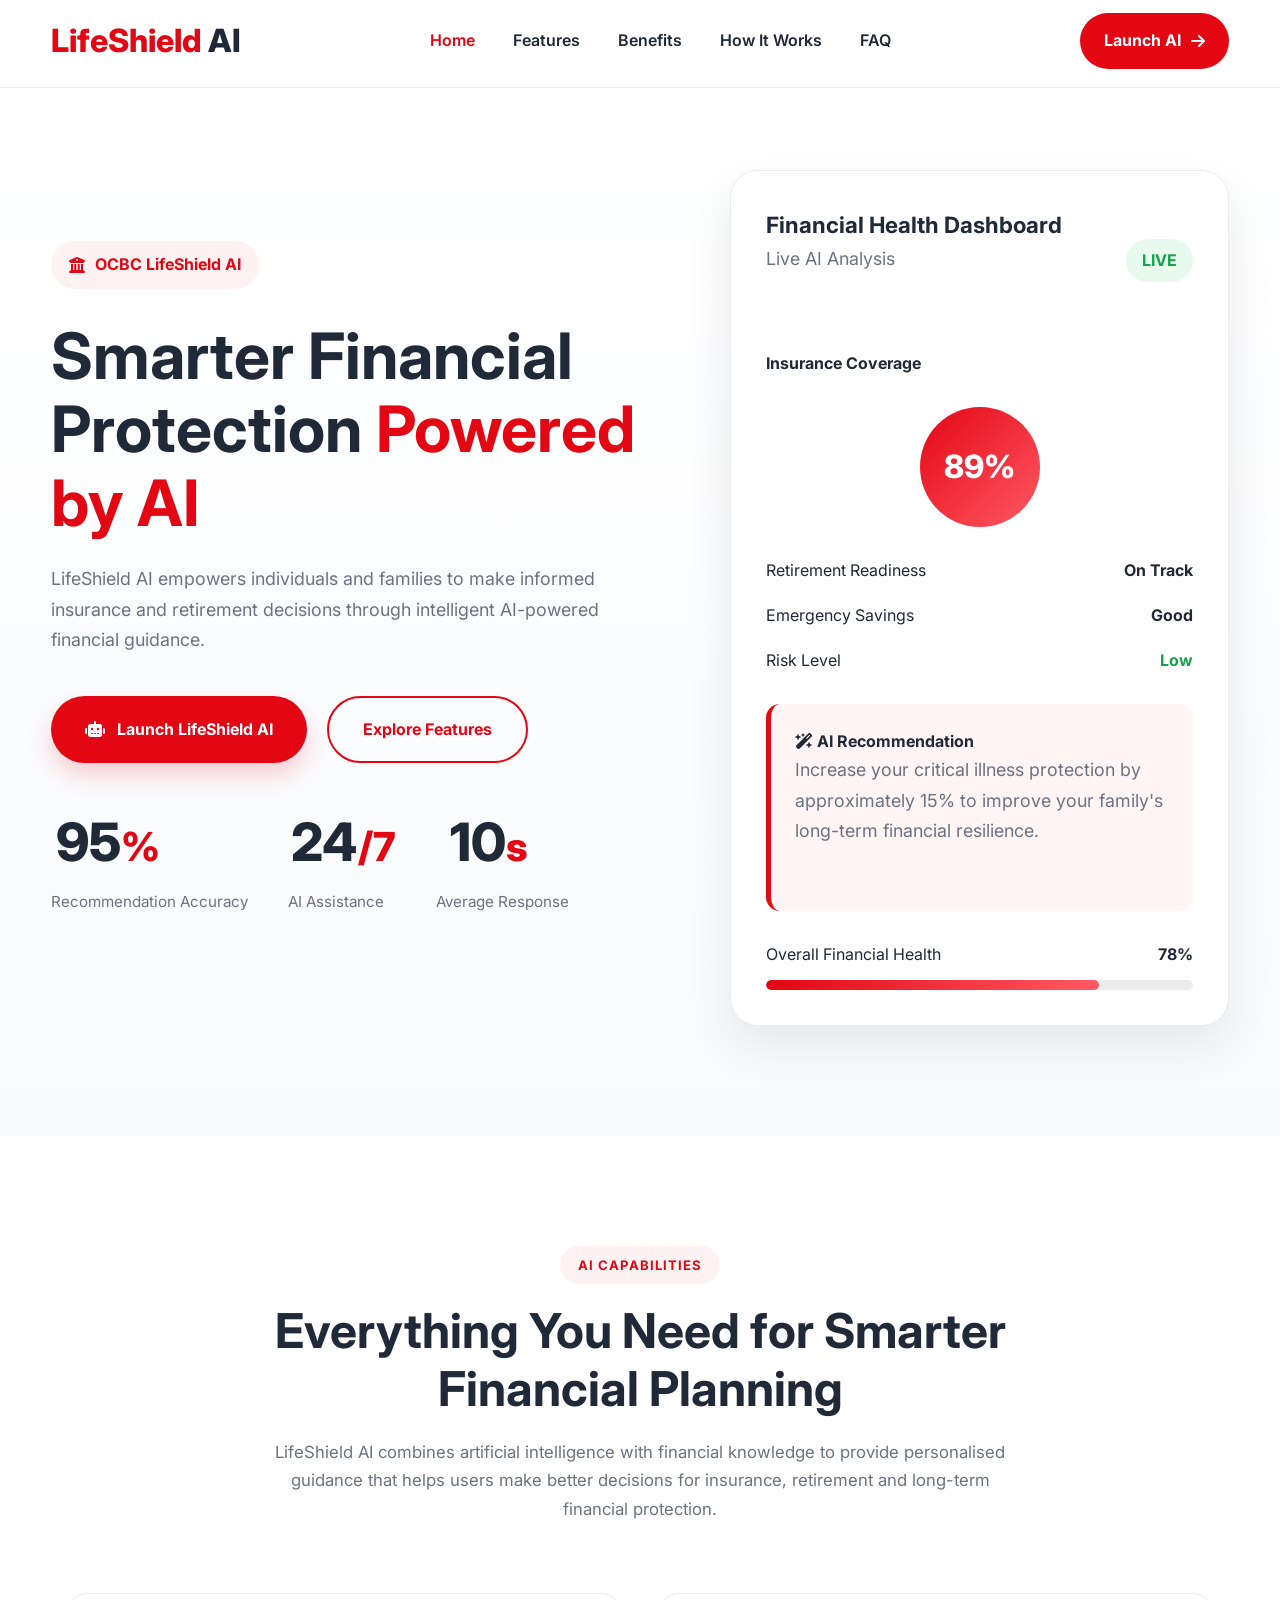
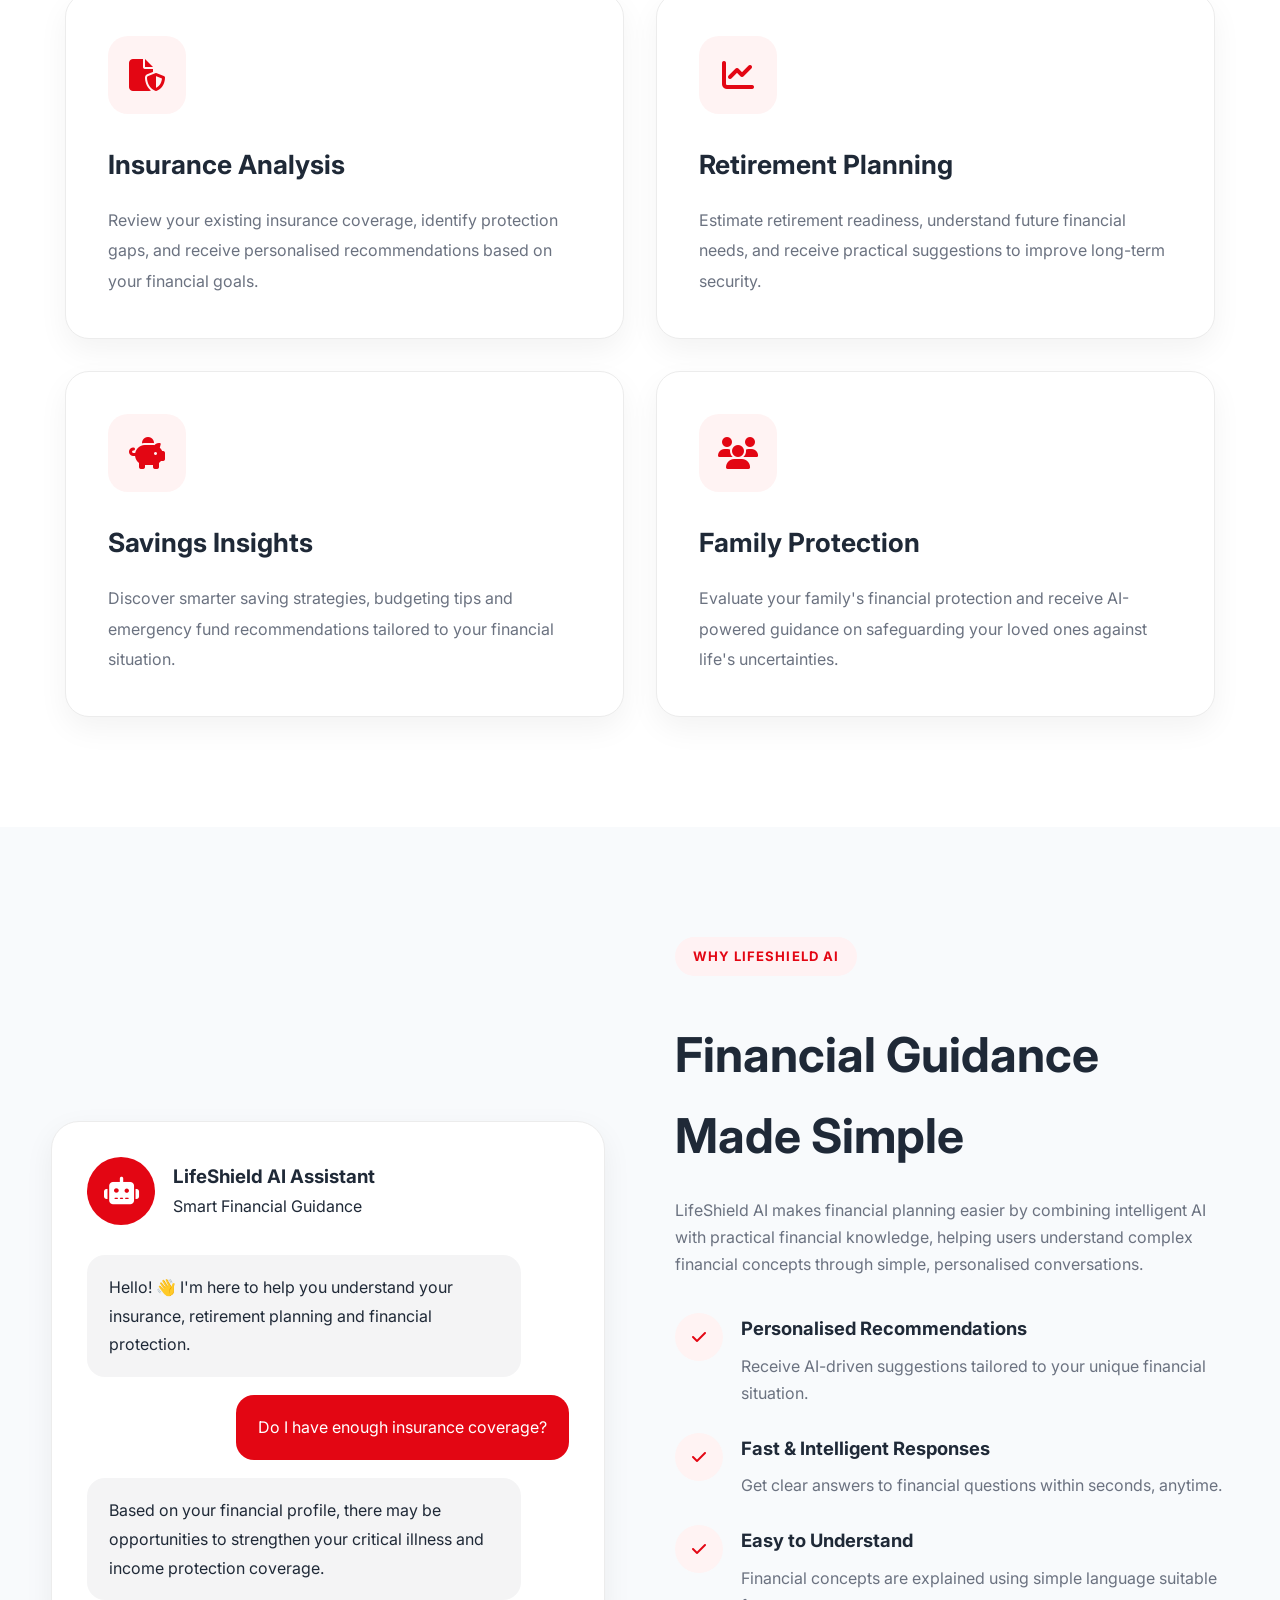
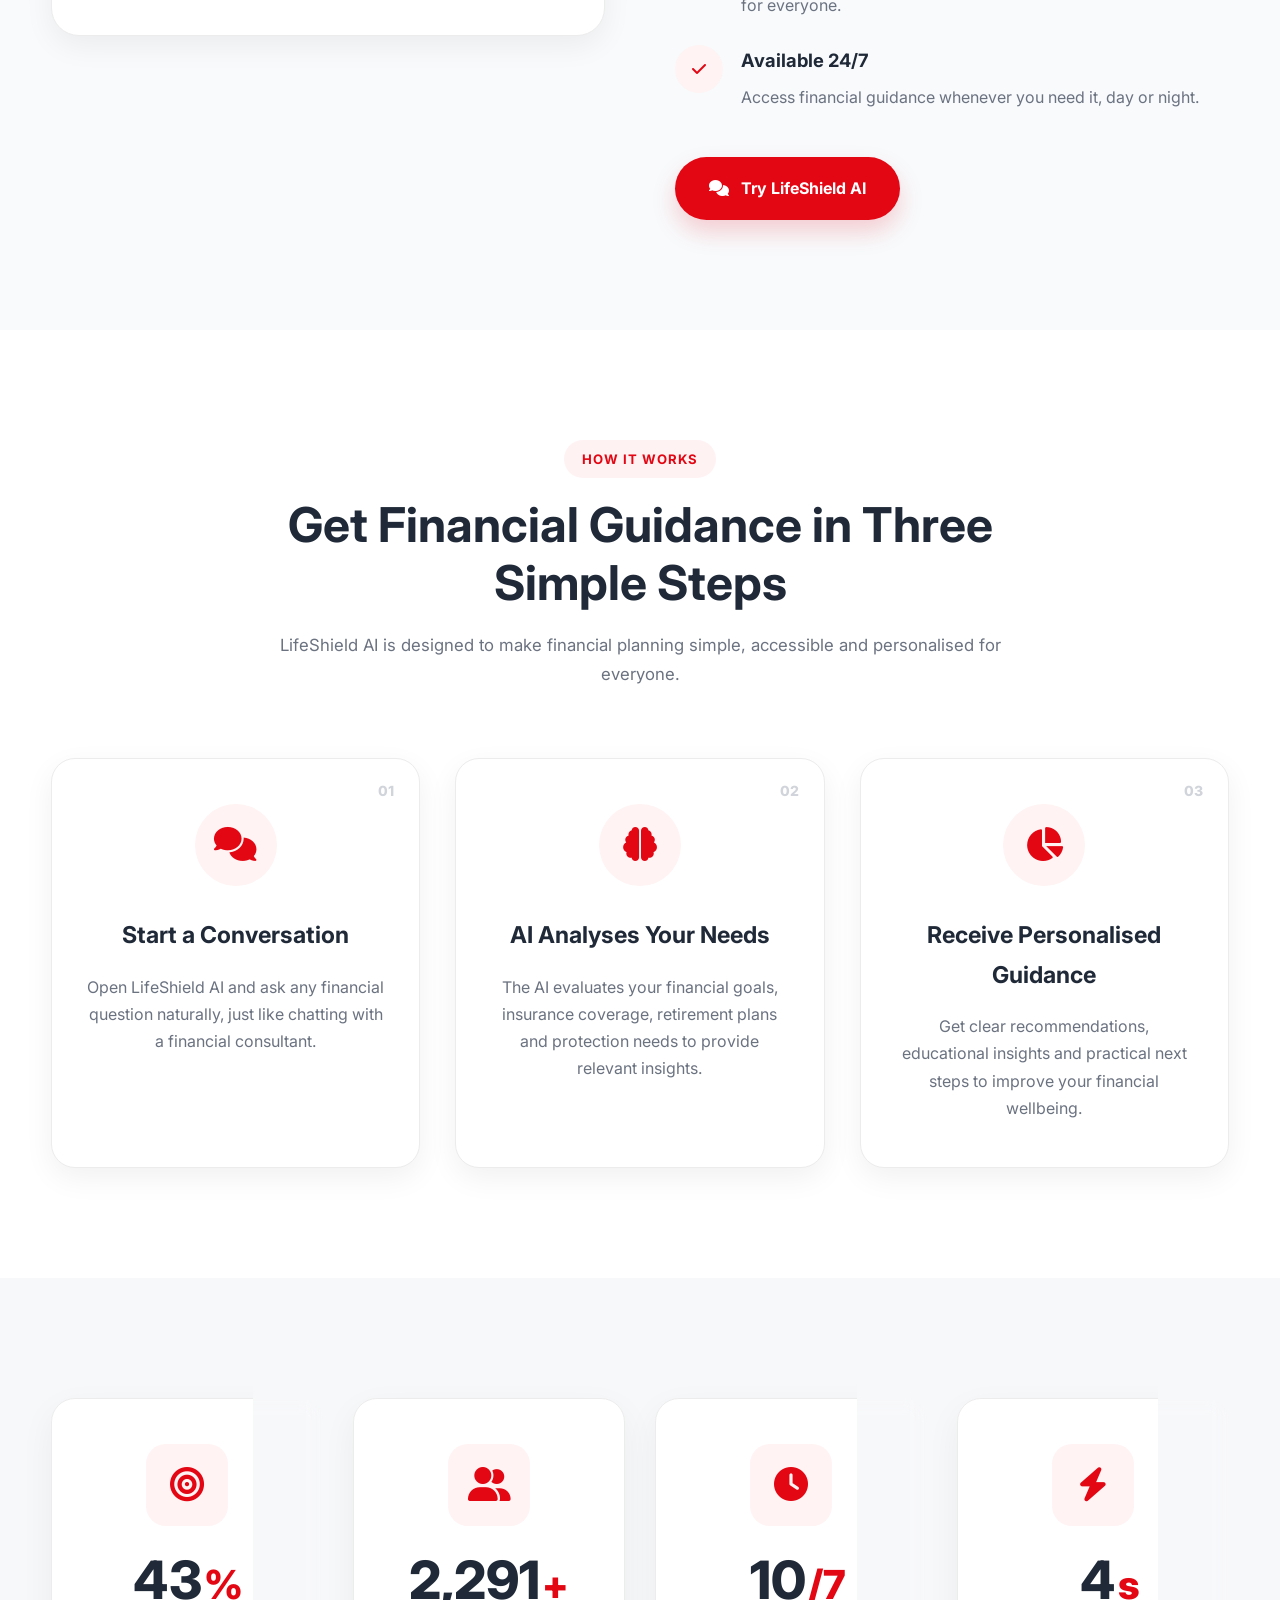
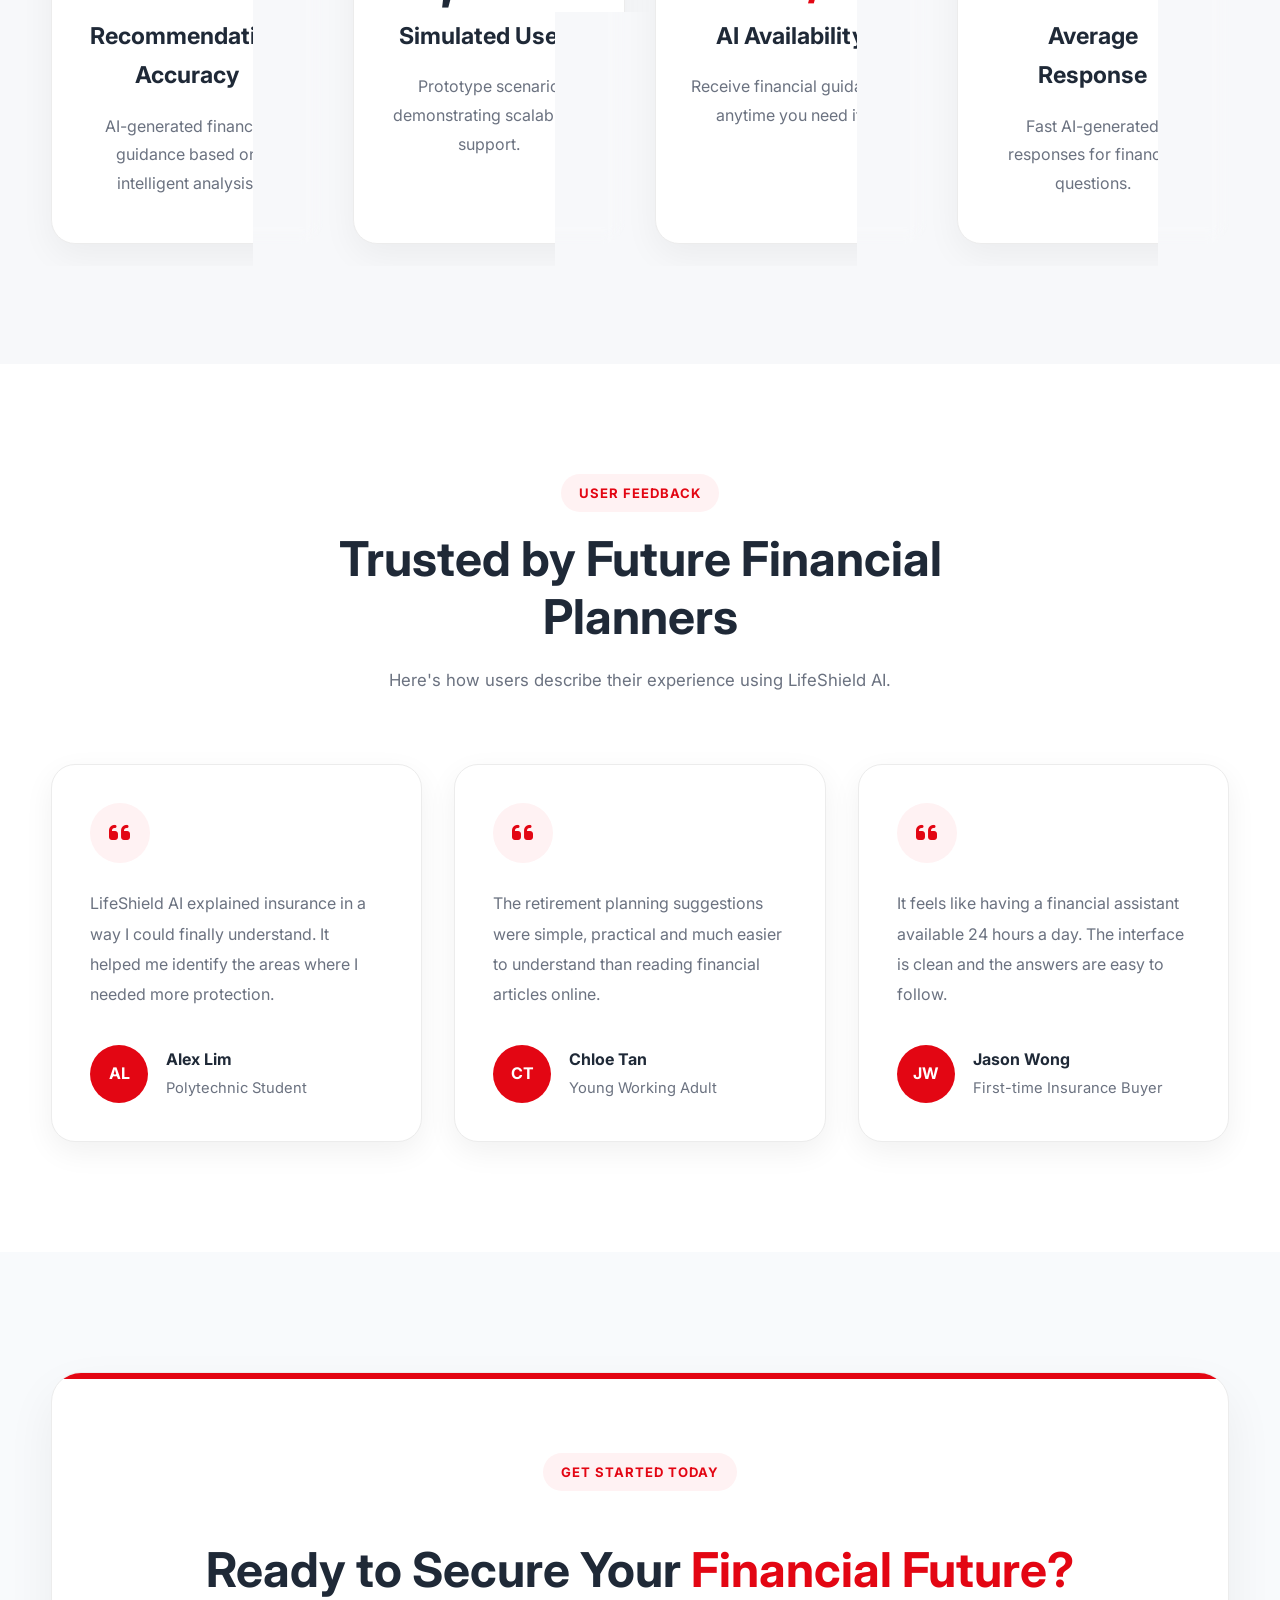
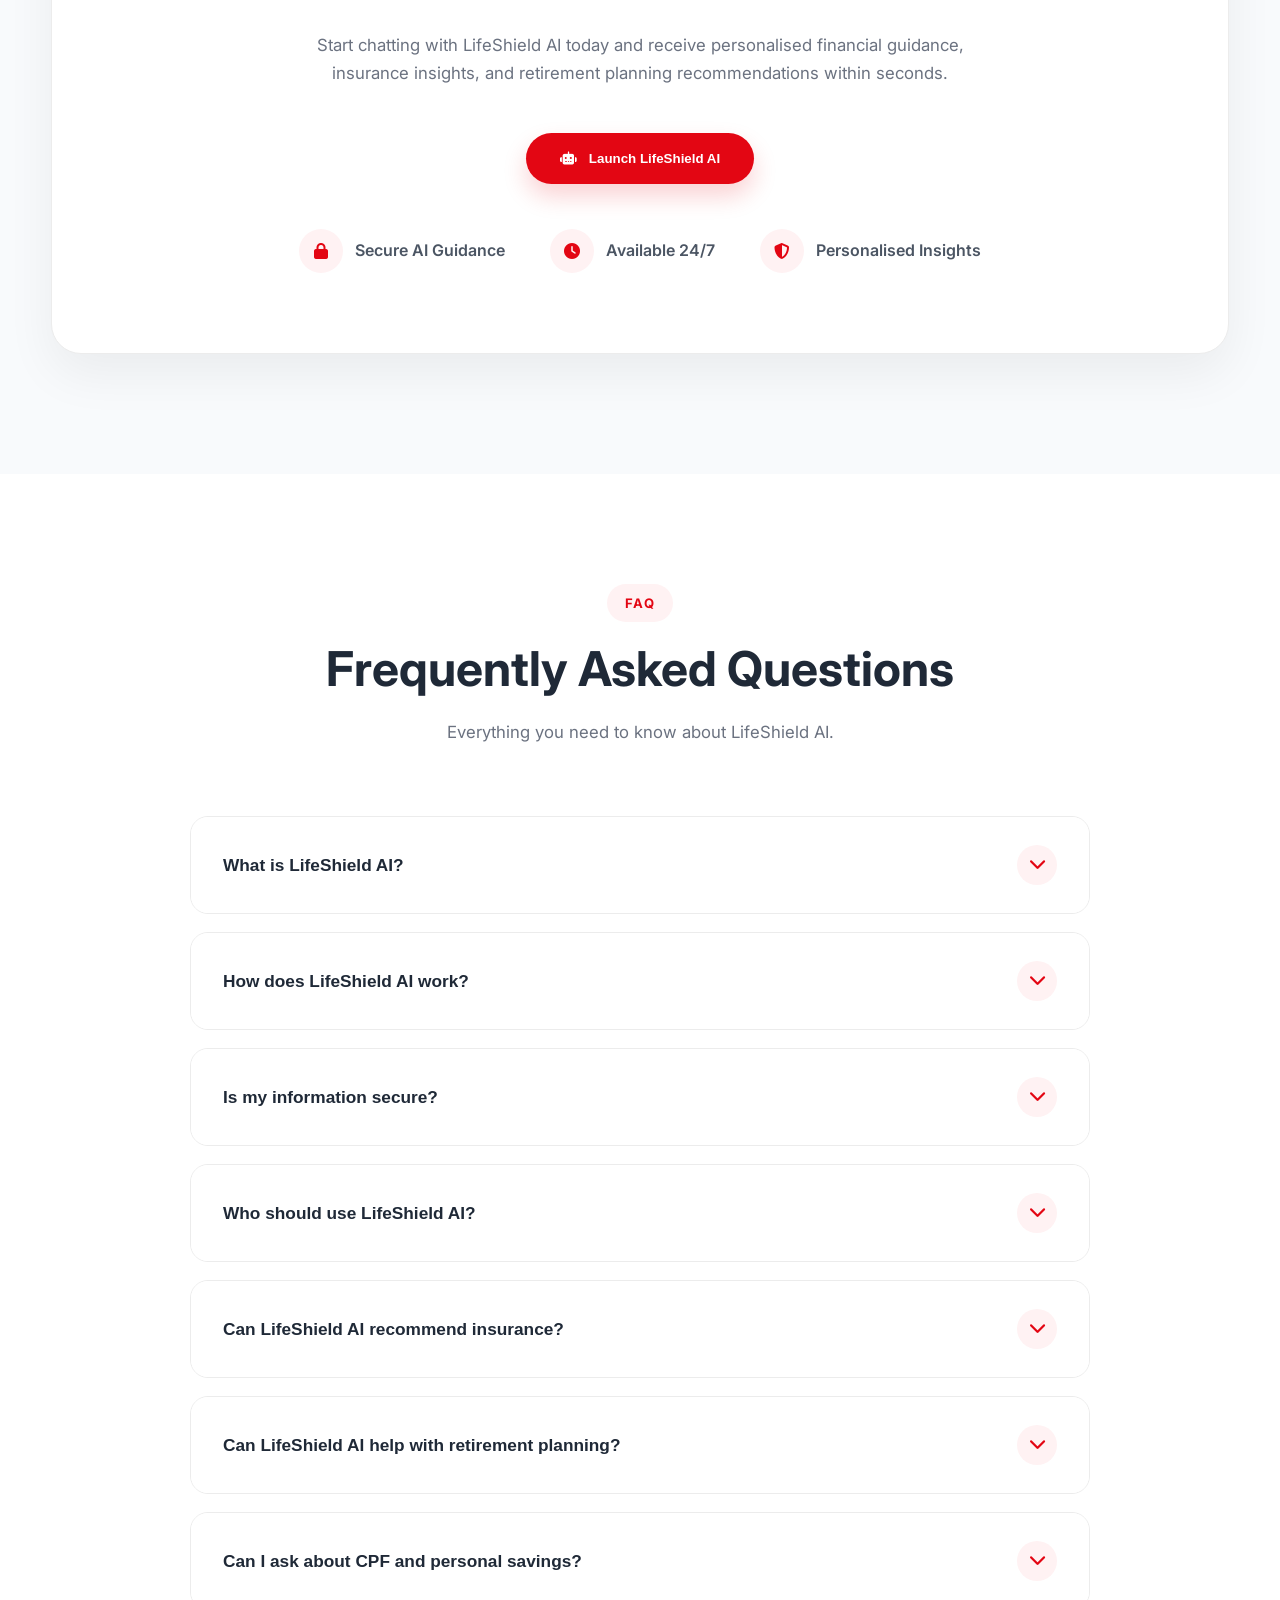
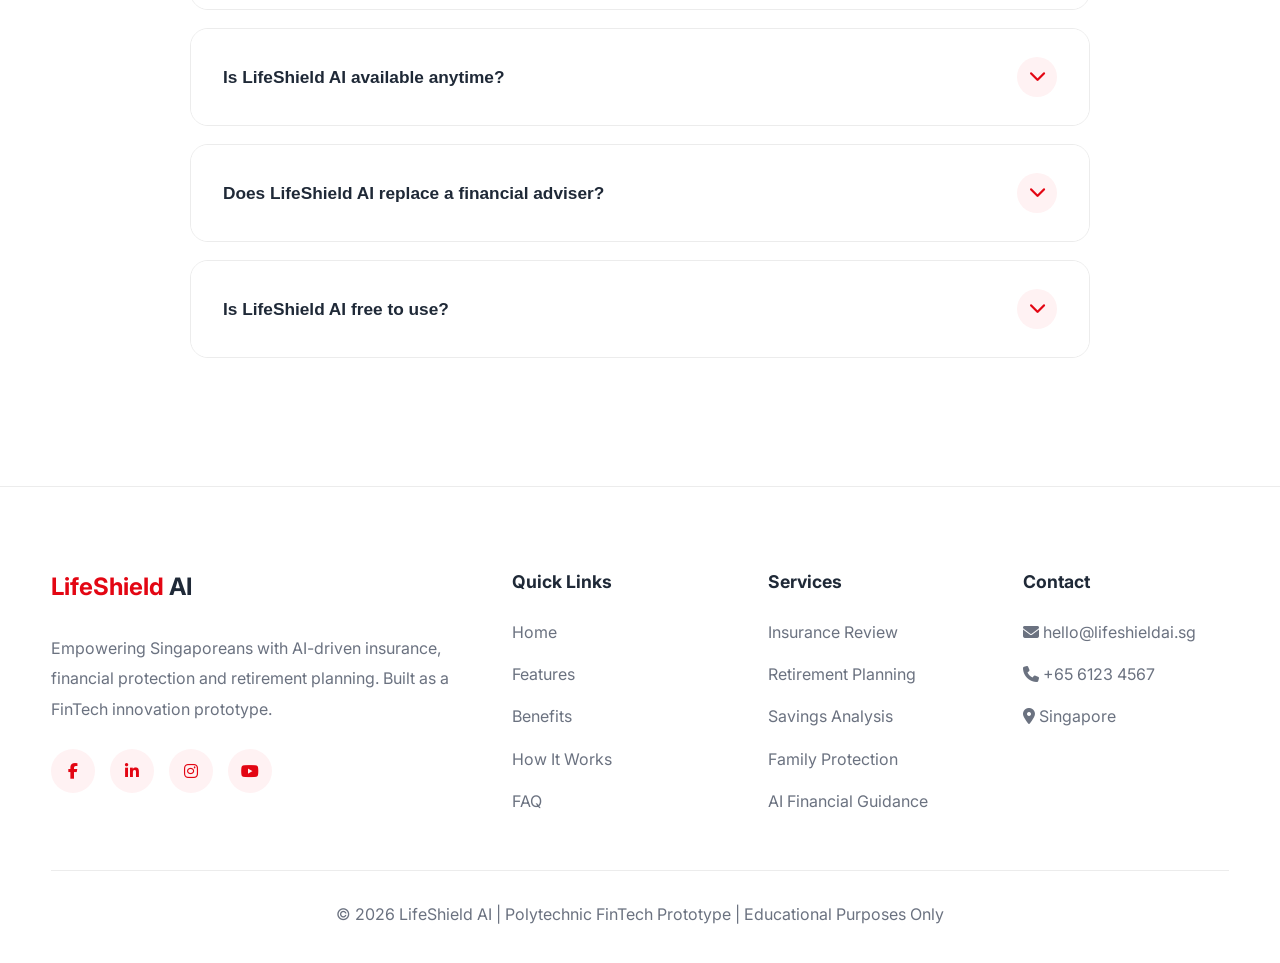
<file: index.html>
<!DOCTYPE html>
<html lang="en">

<head>

<meta charset="UTF-8">

<meta name="viewport"
content="width=device-width, initial-scale=1.0">

<title>
LifeShield AI | Smart Financial Protection
</title>

<meta name="description"
content="AI-powered financial protection platform helping Singaporeans make smarter insurance and retirement decisions.">

<link rel="preconnect"
href="https://fonts.googleapis.com">

<link rel="preconnect"
href="https://fonts.gstatic.com"
crossorigin>

<link href="https://fonts.googleapis.com/css2?family=Inter:wght@300;400;500;600;700;800&display=swap"
rel="stylesheet">

<link rel="stylesheet"
href="https://cdnjs.cloudflare.com/ajax/libs/font-awesome/6.7.2/css/all.min.css">

<link rel="stylesheet"
href="css/style.css">

<link rel="stylesheet"
href="css/responsive.css">

<link rel="icon"
href="assets/logo.png">

</head>

<body>

<!-- ===================================== -->
<!-- NAVIGATION -->
<!-- ===================================== -->

<header class="header">

<div class="container navbar">

<a href="index.html"
class="logo">

<span class="logo-red">

LifeShield

</span>

<span class="logo-dark">

AI

</span>

</a>

<nav class="nav-menu">

<a href="#home">Home</a>

<a href="#features">Features</a>

<a href="#benefits">Benefits</a>

<a href="#how-it-works">How It Works</a>

<a href="#faq">FAQ</a>

</nav>

<div class="nav-actions">

<a href="lifeshield-ai.html"
class="btn-nav">

Launch AI

<i class="fa-solid fa-arrow-right"></i>

</a>

</div>

<div class="menu-toggle">

<i class="fa-solid fa-bars"></i>

</div>

</div>

</header>

<!-- ===================================== -->
<!-- HERO -->
<!-- ===================================== -->

<section
class="hero"
id="home">

<div class="container hero-grid">

<!-- LEFT -->

<div class="hero-content">

<div class="hero-badge">

<i class="fa-solid fa-building-columns"></i>

OCBC LifeShield AI

</div>

<h1>

Smarter Financial Protection

<span>

Powered by AI

</span>

</h1>

<p>

LifeShield AI empowers individuals and families to make informed insurance and retirement decisions through intelligent AI-powered financial guidance.

</p>

<div class="hero-buttons">

<a href="lifeshield-ai.html"
class="btn-primary">

<i class="fa-solid fa-robot"></i>

Launch LifeShield AI

</a>

<a href="#features"
class="btn-secondary">

Explore Features

</a>

</div>

<!-- Statistics -->

<div class="hero-stats">

<div class="stat">

<h2>

<span class="counter"
data-target="95">

0

</span>%

</h2>

<p>

Recommendation Accuracy

</p>

</div>

<div class="stat">

<h2>

<span class="counter"
data-target="24">

0

</span>/7

</h2>

<p>

AI Assistance

</p>

</div>

<div class="stat">

<h2>

<span class="counter"
data-target="10">

0

</span>s

</h2>

<p>

Average Response

</p>

</div>

</div>

</div>

<!-- RIGHT -->

<div class="hero-image">

<div class="dashboard-card">

<div class="dashboard-header">

<div>

<h3>

Financial Health Dashboard

</h3>

<p>

Live AI Analysis

</p>

</div>

<span class="live-status">

LIVE

</span>

</div>

<div class="dashboard-score">

<h4>

Insurance Coverage

</h4>

<div class="score-circle">

89%

</div>

</div>

<div class="dashboard-list">

<div class="dashboard-item">

<span>

Retirement Readiness

</span>

<strong>

On Track

</strong>

</div>

<div class="dashboard-item">

<span>

Emergency Savings

</span>

<strong>

Good

</strong>

</div>

<div class="dashboard-item">

<span>

Risk Level

</span>

<strong class="risk-low">

Low

</strong>

</div>

</div>

<div class="recommendation-card">

<h4>

<i class="fa-solid fa-wand-magic-sparkles"></i>

AI Recommendation

</h4>

<p>

Increase your critical illness protection by approximately 15% to improve your family's long-term financial resilience.

</p>

</div>

<div class="progress-section">

<div class="progress-text">

<span>

Overall Financial Health

</span>

<strong>

78%

</strong>

</div>

<div class="progress-bar">

<div class="progress-fill">

</div>

</div>

</div>

</div>

</div>

</div>

</section>

<!-- ===================================== -->
<!-- FEATURES -->
<!-- ===================================== -->

<section class="features section" id="features">

    <div class="container">

        <div class="section-header">

            <span class="section-tag">
                AI CAPABILITIES
            </span>

            <h2>
                Everything You Need for Smarter Financial Planning
            </h2>

            <p>
                LifeShield AI combines artificial intelligence with financial knowledge
                to provide personalised guidance that helps users make better decisions
                for insurance, retirement and long-term financial protection.
            </p>

        </div>

        <div class="features-grid">

            <!-- Card 1 -->

            <div class="feature-card">

                <div class="feature-icon">

                    <i class="fa-solid fa-file-shield"></i>

                </div>

                <h3>
                    Insurance Analysis
                </h3>

                <p>
                    Review your existing insurance coverage, identify protection gaps,
                    and receive personalised recommendations based on your financial goals.
                </p>

            </div>

            <!-- Card 2 -->

            <div class="feature-card">

                <div class="feature-icon">

                    <i class="fa-solid fa-chart-line"></i>

                </div>

                <h3>
                    Retirement Planning
                </h3>

                <p>
                    Estimate retirement readiness, understand future financial needs,
                    and receive practical suggestions to improve long-term security.
                </p>

            </div>

            <!-- Card 3 -->

            <div class="feature-card">

                <div class="feature-icon">

                    <i class="fa-solid fa-piggy-bank"></i>

                </div>

                <h3>
                    Savings Insights
                </h3>

                <p>
                    Discover smarter saving strategies, budgeting tips and emergency
                    fund recommendations tailored to your financial situation.
                </p>

            </div>

            <!-- Card 4 -->

            <div class="feature-card">

                <div class="feature-icon">

                    <i class="fa-solid fa-users"></i>

                </div>

                <h3>
                    Family Protection
                </h3>

                <p>
                    Evaluate your family's financial protection and receive AI-powered
                    guidance on safeguarding your loved ones against life's uncertainties.
                </p>

            </div>

        </div>

    </div>

</section>

<!-- ===================================== -->
<!-- BENEFITS -->
<!-- ===================================== -->

<section class="benefits section" id="benefits">

    <div class="container">

        <div class="benefits-grid">

            <!-- LEFT -->

            <div class="benefits-image">

                <div class="benefit-card">

                    <div class="benefit-header">

                        <div class="benefit-avatar">

                            <i class="fa-solid fa-robot"></i>

                        </div>

                        <div>

                            <h3>
                                LifeShield AI Assistant
                            </h3>

                            <p>
                                Smart Financial Guidance
                            </p>

                        </div>

                    </div>

                    <div class="chat-preview">

                        <div class="message bot">

                            Hello! 👋

                            I'm here to help you understand your insurance,
                            retirement planning and financial protection.

                        </div>

                        <div class="message user">

                            Do I have enough insurance coverage?

                        </div>

                        <div class="message bot">

                            Based on your financial profile,
                            there may be opportunities to strengthen
                            your critical illness and income protection coverage.

                        </div>

                    </div>

                </div>

            </div>

            <!-- RIGHT -->

            <div class="benefits-content">

                <span class="section-tag">

                    WHY LIFESHIELD AI

                </span>

                <h2>

                    Financial Guidance Made Simple

                </h2>

                <p>

                    LifeShield AI makes financial planning easier by combining
                    intelligent AI with practical financial knowledge, helping
                    users understand complex financial concepts through simple,
                    personalised conversations.

                </p>

                <div class="benefit-list">

                    <div class="benefit-item">

                        <div class="benefit-check">

                            <i class="fa-solid fa-check"></i>

                        </div>

                        <div>

                            <h4>

                                Personalised Recommendations

                            </h4>

                            <p>

                                Receive AI-driven suggestions tailored to
                                your unique financial situation.

                            </p>

                        </div>

                    </div>

                    <div class="benefit-item">

                        <div class="benefit-check">

                            <i class="fa-solid fa-check"></i>

                        </div>

                        <div>

                            <h4>

                                Fast & Intelligent Responses

                            </h4>

                            <p>

                                Get clear answers to financial questions
                                within seconds, anytime.

                            </p>

                        </div>

                    </div>

                    <div class="benefit-item">

                        <div class="benefit-check">

                            <i class="fa-solid fa-check"></i>

                        </div>

                        <div>

                            <h4>

                                Easy to Understand

                            </h4>

                            <p>

                                Financial concepts are explained using
                                simple language suitable for everyone.

                            </p>

                        </div>

                    </div>

                    <div class="benefit-item">

                        <div class="benefit-check">

                            <i class="fa-solid fa-check"></i>

                        </div>

                        <div>

                            <h4>

                                Available 24/7

                            </h4>

                            <p>

                                Access financial guidance whenever
                                you need it, day or night.

                            </p>

                        </div>

                    </div>

                </div>

                <a href="lifeshield-ai.html" class="btn-primary">

                    <i class="fa-solid fa-comments"></i>

                    Try LifeShield AI

                </a>

            </div>

        </div>

    </div>

</section>

<!-- ===================================== -->
<!-- HOW IT WORKS -->
<!-- ===================================== -->

<section class="how-it-works section" id="how-it-works">

    <div class="container">

        <div class="section-header">

            <span class="section-tag">

                HOW IT WORKS

            </span>

            <h2>

                Get Financial Guidance in Three Simple Steps

            </h2>

            <p>

                LifeShield AI is designed to make financial planning simple,
                accessible and personalised for everyone.

            </p>

        </div>

        <div class="steps-grid">

            <!-- STEP 1 -->

            <div class="step-card">

                <div class="step-number">

                    01

                </div>

                <div class="step-icon">

                    <i class="fa-solid fa-comments"></i>

                </div>

                <h3>

                    Start a Conversation

                </h3>

                <p>

                    Open LifeShield AI and ask any financial question naturally,
                    just like chatting with a financial consultant.

                </p>

            </div>

            <!-- STEP 2 -->

            <div class="step-card">

                <div class="step-number">

                    02

                </div>

                <div class="step-icon">

                    <i class="fa-solid fa-brain"></i>

                </div>

                <h3>

                    AI Analyses Your Needs

                </h3>

                <p>

                    The AI evaluates your financial goals, insurance coverage,
                    retirement plans and protection needs to provide relevant insights.

                </p>

            </div>

            <!-- STEP 3 -->

            <div class="step-card">

                <div class="step-number">

                    03

                </div>

                <div class="step-icon">

                    <i class="fa-solid fa-chart-pie"></i>

                </div>

                <h3>

                    Receive Personalised Guidance

                </h3>

                <p>

                    Get clear recommendations, educational insights and practical
                    next steps to improve your financial wellbeing.

                </p>

            </div>

        </div>

    </div>

</section>

<!-- ===================================== -->
<!-- STATISTICS -->
<!-- ===================================== -->

<section class="statistics">

    <div class="container">

        <div class="stats-grid">

            <!-- ========================= -->
            <!-- Stat 1 -->
            <!-- ========================= -->

            <div class="stat-card">

                <i class="fa-solid fa-bullseye"></i>

                <h2 class="stat-number">

                    <span class="counter" data-target="95">0</span>
                    <span class="suffix">%</span>

                </h2>

                <h4>Recommendation Accuracy</h4>

                <p>
                    AI-generated financial guidance based on intelligent analysis.
                </p>

            </div>

            <!-- ========================= -->
            <!-- Stat 2 -->
            <!-- ========================= -->

            <div class="stat-card">

                <i class="fa-solid fa-user-group"></i>

                <h2 class="stat-number">

                    <span class="counter" data-target="5000">0</span>
                    <span class="suffix">+</span>

                </h2>

                <h4>Simulated Users</h4>

                <p>
                    Prototype scenario demonstrating scalable AI support.
                </p>

            </div>

            <!-- ========================= -->
            <!-- Stat 3 -->
            <!-- ========================= -->

            <div class="stat-card">

                <i class="fa-solid fa-clock"></i>

                <h2 class="stat-number">

                    <span class="counter" data-target="24">0</span>
                    <span class="suffix">/7</span>

                </h2>

                <h4>AI Availability</h4>

                <p>
                    Receive financial guidance anytime you need it.
                </p>

            </div>

            <!-- ========================= -->
            <!-- Stat 4 -->
            <!-- ========================= -->

            <div class="stat-card">

                <i class="fa-solid fa-bolt"></i>

                <h2 class="stat-number">

                    <span class="counter" data-target="10">0</span>
                    <span class="suffix">s</span>

                </h2>

                <h4>Average Response</h4>

                <p>
                    Fast AI-generated responses for financial questions.
                </p>

            </div>

        </div>

    </div>

</section>

<!-- ===================================== -->
<!-- TESTIMONIALS -->
<!-- ===================================== -->

<section class="testimonials section" id="testimonials">

    <div class="container">

        <div class="section-header">

            <span class="section-tag">

                USER FEEDBACK

            </span>

            <h2>

                Trusted by Future Financial Planners

            </h2>

            <p>

                Here's how users describe their experience using
                LifeShield AI.

            </p>

        </div>

        <div class="testimonial-grid">

            <!-- CARD 1 -->

            <div class="testimonial-card">

                <div class="quote">

                    <i class="fa-solid fa-quote-left"></i>

                </div>

                <p>

                    LifeShield AI explained insurance in a way I could
                    finally understand. It helped me identify the areas
                    where I needed more protection.

                </p>

                <div class="testimonial-user">

                    <div class="avatar">

                        AL

                    </div>

                    <div>

                        <h4>

                            Alex Lim

                        </h4>

                        <span>

                            Polytechnic Student

                        </span>

                    </div>

                </div>

            </div>

            <!-- CARD 2 -->

            <div class="testimonial-card">

                <div class="quote">

                    <i class="fa-solid fa-quote-left"></i>

                </div>

                <p>

                    The retirement planning suggestions were simple,
                    practical and much easier to understand than reading
                    financial articles online.

                </p>

                <div class="testimonial-user">

                    <div class="avatar">

                        CT

                    </div>

                    <div>

                        <h4>

                            Chloe Tan

                        </h4>

                        <span>

                            Young Working Adult

                        </span>

                    </div>

                </div>

            </div>

            <!-- CARD 3 -->

            <div class="testimonial-card">

                <div class="quote">

                    <i class="fa-solid fa-quote-left"></i>

                </div>

                <p>

                    It feels like having a financial assistant available
                    24 hours a day. The interface is clean and the answers
                    are easy to follow.

                </p>

                <div class="testimonial-user">

                    <div class="avatar">

                        JW

                    </div>

                    <div>

                        <h4>

                            Jason Wong

                        </h4>

                        <span>

                            First-time Insurance Buyer

                        </span>

                    </div>

                </div>

            </div>

        </div>

    </div>

</section>

<!-- ===================================== -->
<!-- CTA -->
<!-- ===================================== -->

<section class="cta">

    <div class="container">

        <div class="cta-card">

            <span class="section-tag">

                GET STARTED TODAY

            </span>

            <h2>

                Ready to Secure Your

                <span>

                    Financial Future?

                </span>

            </h2>

            <p>

                Start chatting with LifeShield AI today and receive
                personalised financial guidance, insurance insights,
                and retirement planning recommendations within seconds.

            </p>

            <button
                id="openChat2"
                class="btn-primary">

                <i class="fa-solid fa-robot"></i>

                Launch LifeShield AI

            </button>

            <div class="cta-features">

                <div>

                    <i class="fa-solid fa-lock"></i>

                    Secure AI Guidance

                </div>

                <div>

                    <i class="fa-solid fa-clock"></i>

                    Available 24/7

                </div>

                <div>

                    <i class="fa-solid fa-shield-halved"></i>

                    Personalised Insights

                </div>

            </div>

        </div>

    </div>

</section>

<!-- ===================================== -->
<!-- FAQ -->
<!-- ===================================== -->

<section
class="faq section"
id="faq">

<div class="container">

<div class="section-header">

<span class="section-tag">

FAQ

</span>

<h2>

Frequently Asked Questions

</h2>

<p>

Everything you need to know about LifeShield AI.

</p>

</div>

<div class="faq-container">

<!-- FAQ 1 -->

<div class="faq-item">

<button class="faq-question">

<span>

What is LifeShield AI?

</span>

<i class="fa-solid fa-chevron-down"></i>

</button>

<div class="faq-answer">

<p>

LifeShield AI is an AI-powered financial assistant that helps users understand insurance, retirement planning, savings and financial protection through intelligent conversations.

</p>

</div>

</div>

<!-- FAQ 2 -->

<div class="faq-item">

<button class="faq-question">

<span>

How does LifeShield AI work?

</span>

<i class="fa-solid fa-chevron-down"></i>

</button>

<div class="faq-answer">

<p>

Simply ask a question in natural language. The AI analyses your request and provides personalised financial guidance within seconds.

</p>

</div>

</div>

<!-- FAQ 3 -->

<div class="faq-item">

<button class="faq-question">

<span>

Is my information secure?

</span>

<i class="fa-solid fa-chevron-down"></i>

</button>

<div class="faq-answer">

<p>

Yes. This prototype demonstrates secure AI interactions. Production systems would use enterprise-grade encryption and security standards.

</p>

</div>

</div>

<!-- FAQ 4 -->

<div class="faq-item">

<button class="faq-question">

<span>

Who should use LifeShield AI?

</span>

<i class="fa-solid fa-chevron-down"></i>

</button>

<div class="faq-answer">

<p>

Students, working adults, parents, homeowners and retirees can all benefit from AI-powered financial guidance.

</p>

</div>

</div>

<!-- FAQ 5 -->

<div class="faq-item">

<button class="faq-question">

<span>

Can LifeShield AI recommend insurance?

</span>

<i class="fa-solid fa-chevron-down"></i>

</button>

<div class="faq-answer">

<p>

LifeShield AI can explain insurance options and highlight possible coverage gaps. It provides educational recommendations and does not replace professional financial advice.

</p>

</div>

</div>

<!-- FAQ 6 -->

<div class="faq-item">

    <button class="faq-question">

        <span>

            Can LifeShield AI help with retirement planning?

        </span>

        <i class="fa-solid fa-chevron-down"></i>

    </button>

    <div class="faq-answer">

        <p>

            Yes. LifeShield AI provides personalised retirement planning guidance,
            helping users estimate future financial needs and identify areas for
            improvement.

        </p>

    </div>

</div>

<!-- FAQ 7 -->

<div class="faq-item">

    <button class="faq-question">

        <span>

            Can I ask about CPF and personal savings?

        </span>

        <i class="fa-solid fa-chevron-down"></i>

    </button>

    <div class="faq-answer">

        <p>

            Absolutely. LifeShield AI can explain CPF concepts, budgeting,
            emergency funds and savings strategies in simple, easy-to-understand language.

        </p>

    </div>

</div>

<!-- FAQ 8 -->

<div class="faq-item">

    <button class="faq-question">

        <span>

            Is LifeShield AI available anytime?

        </span>

        <i class="fa-solid fa-chevron-down"></i>

    </button>

    <div class="faq-answer">

        <p>

            Yes. LifeShield AI is available 24 hours a day, 7 days a week,
            allowing users to receive financial guidance whenever they need it.

        </p>

    </div>

</div>

<!-- FAQ 9 -->

<div class="faq-item">

    <button class="faq-question">

        <span>

            Does LifeShield AI replace a financial adviser?

        </span>

        <i class="fa-solid fa-chevron-down"></i>

    </button>

    <div class="faq-answer">

        <p>

            No. LifeShield AI provides educational insights and personalised
            recommendations. Users should consult licensed financial advisers
            before making important financial decisions.

        </p>

    </div>

</div>

<!-- FAQ 10 -->

<div class="faq-item">

    <button class="faq-question">

        <span>

            Is LifeShield AI free to use?

        </span>

        <i class="fa-solid fa-chevron-down"></i>

    </button>

    <div class="faq-answer">

        <p>

            Yes. This Polytechnic FinTech prototype is available for educational
            demonstration purposes and showcases how AI can enhance financial
            planning experiences.

        </p>

    </div>

</div>

</div>

</div>

</section>

<!-- ========================================= -->
<!-- FOOTER -->
<!-- ========================================= -->

<footer class="footer">

<div class="container">

<div class="footer-grid">

<!-- Logo -->

<div class="footer-about">

<h2>

<span class="logo-red">

LifeShield

</span>

<span class="logo-dark">

AI

</span>

</h2>

<p>

Empowering Singaporeans with AI-driven insurance,
financial protection and retirement planning.

Built as a FinTech innovation prototype.

</p>

<div class="footer-social">

<a href="#">

<i class="fa-brands fa-facebook-f"></i>

</a>

<a href="#">

<i class="fa-brands fa-linkedin-in"></i>

</a>

<a href="#">

<i class="fa-brands fa-instagram"></i>

</a>

<a href="#">

<i class="fa-brands fa-youtube"></i>

</a>

</div>

</div>

<!-- Links -->

<div>

<h3>

Quick Links

</h3>

<ul>

<li><a href="#home">Home</a></li>

<li><a href="#features">Features</a></li>

<li><a href="#benefits">Benefits</a></li>

<li><a href="#how-it-works">How It Works</a></li>

<li><a href="#faq">FAQ</a></li>

</ul>

</div>

<!-- Services -->

<div>

<h3>

Services

</h3>

<ul>

<li>Insurance Review</li>

<li>Retirement Planning</li>

<li>Savings Analysis</li>

<li>Family Protection</li>

<li>AI Financial Guidance</li>

</ul>

</div>

<!-- Contact -->

<div>

<h3>

Contact

</h3>

<ul>

<li>

<i class="fa-solid fa-envelope"></i>

hello@lifeshieldai.sg

</li>

<li>

<i class="fa-solid fa-phone"></i>

+65 6123 4567

</li>

<li>

<i class="fa-solid fa-location-dot"></i>

Singapore

</li>

</ul>

</div>

</div>

<hr class="footer-divider">

<div class="footer-bottom">

<p>

© 2026 LifeShield AI | Polytechnic FinTech Prototype | Educational Purposes Only

</p>

</div>

</div>

</footer>

<!-- ========================================= -->
<!-- JAVASCRIPT -->
<!-- ========================================= -->

<script src="js/app.js"></script>

<!-- Botpress -->

<script src="https://cdn.botpress.cloud/webchat/v3.6/shareable.html?configUrl=https://files.bpcontent.cloud/2026/05/12/06/20260512064013-ISPL38MB.json"></script>

<script>

window.botpress.init({

"botId":"YOUR_BOT_ID",

"configuration":{

"website":{

"title":"LifeShield AI",

"themeMode":"light"

}

}

});

</script>

<script>

const chatButtons=document.querySelectorAll("#openChat,#openChat2");

chatButtons.forEach(button=>{

button.addEventListener("click",()=>{

if(window.botpress){

window.botpress.open();

}

});

});

</script>

</body>

</html>
</file>
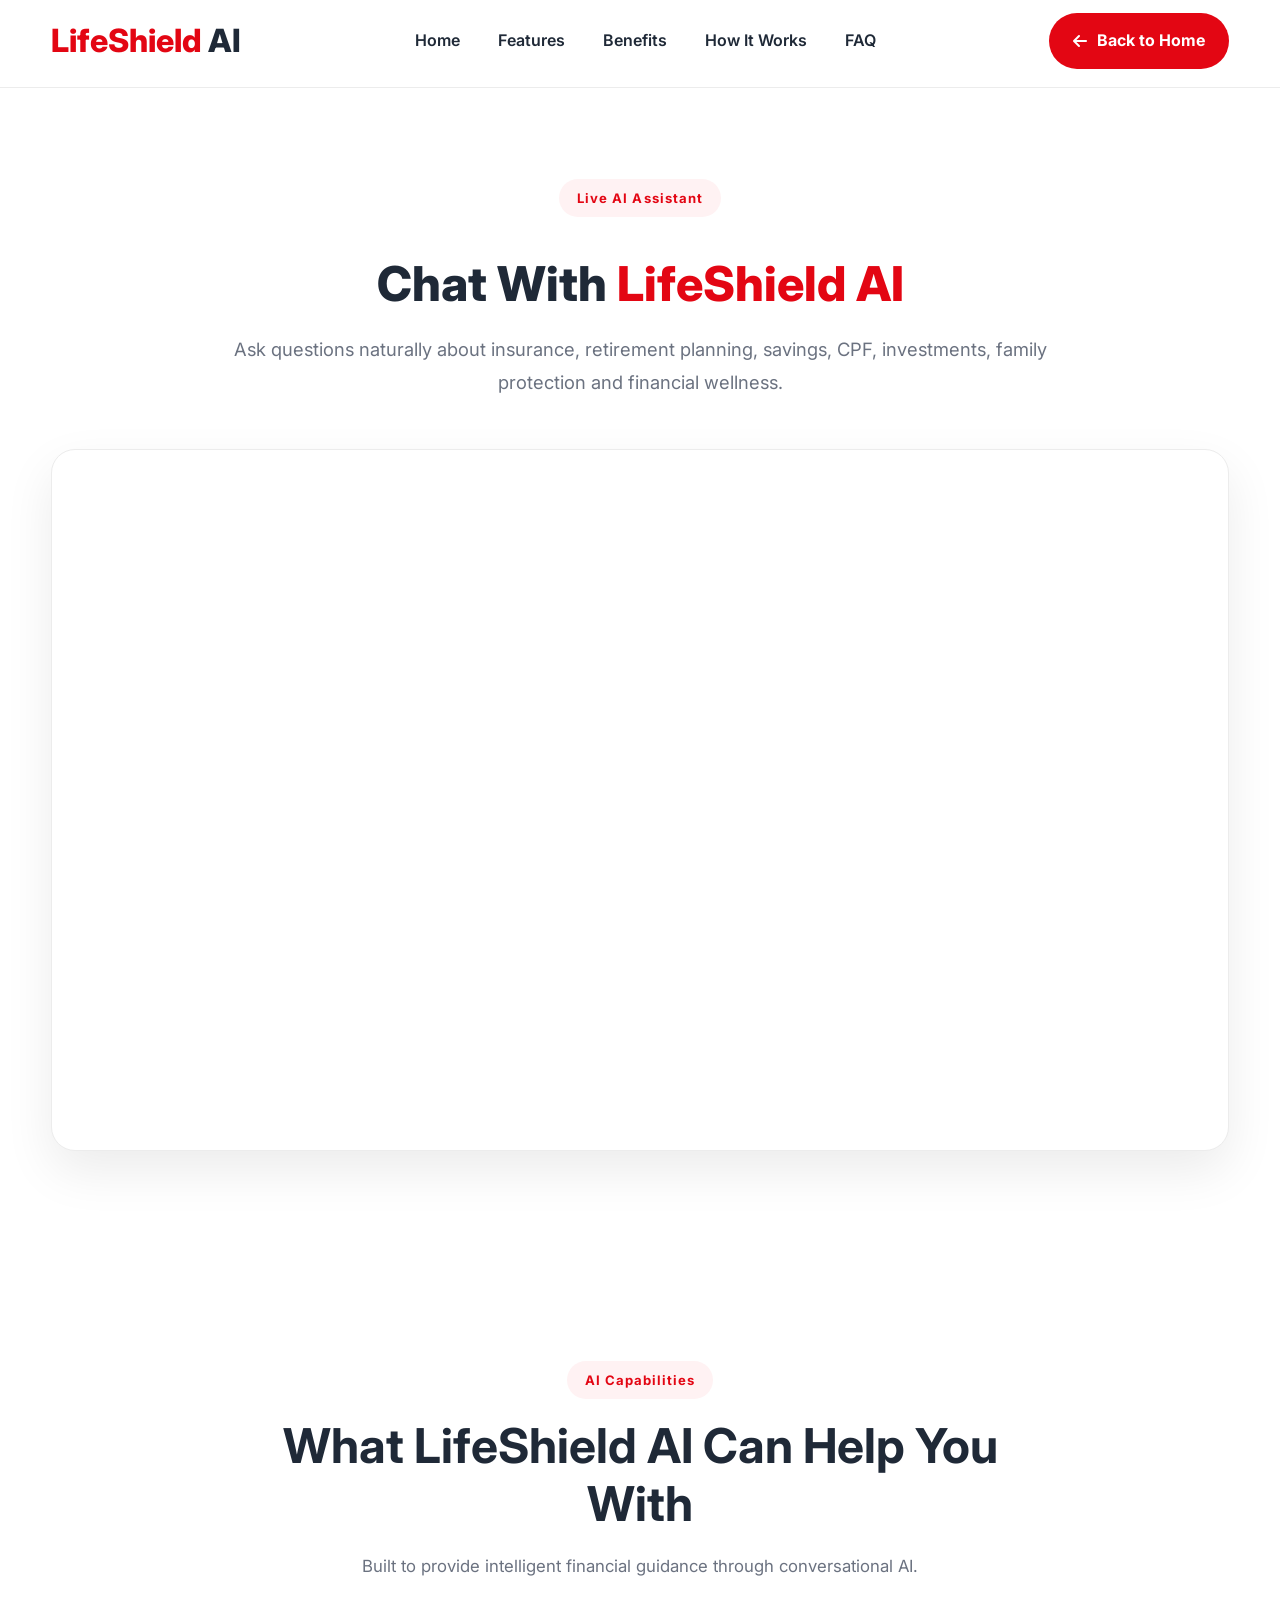
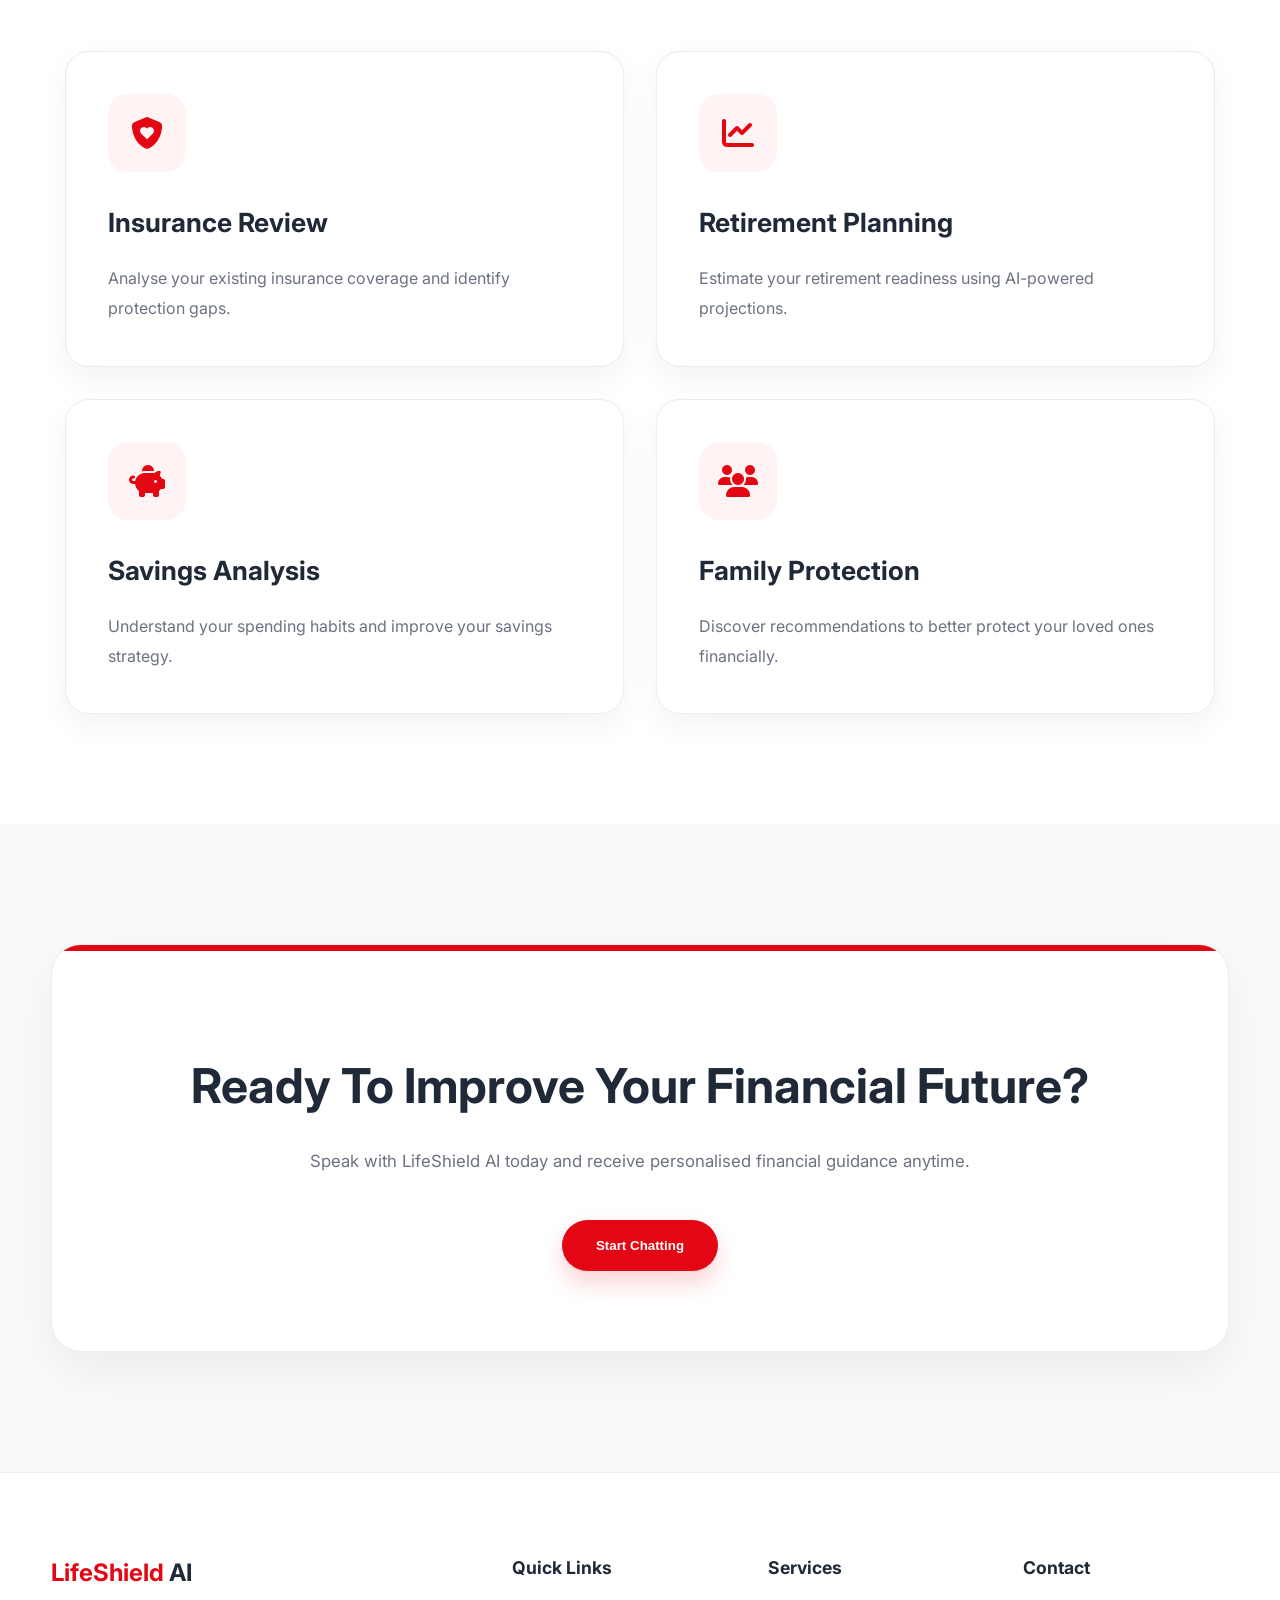
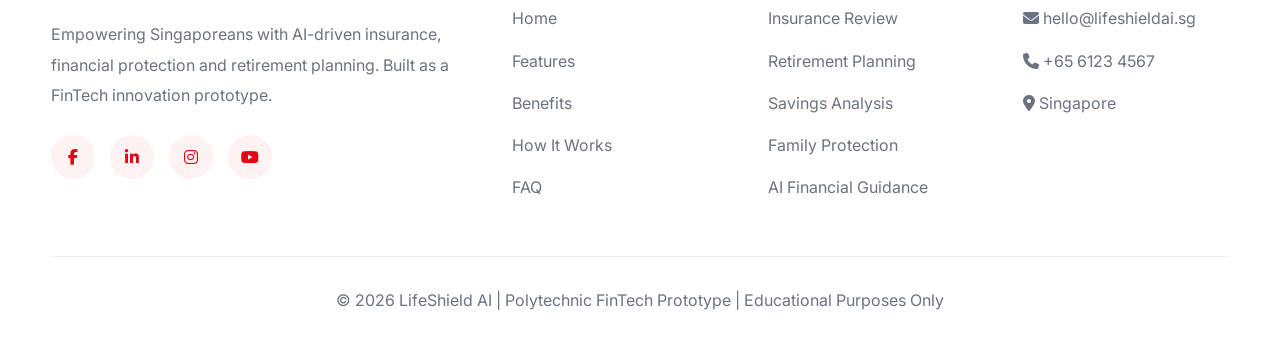
<file: lifeshield-ai.html>
<!DOCTYPE html>
<html lang="en">

<head>

    <meta charset="UTF-8">

    <meta name="viewport" content="width=device-width, initial-scale=1.0">

    <title>LifeShield AI | AI Financial Assistant</title>

    <meta name="description"
        content="Talk to LifeShield AI for personalised financial guidance on insurance, retirement planning and financial wellness.">

    <link rel="preconnect" href="https://fonts.googleapis.com">

    <link rel="preconnect" href="https://fonts.gstatic.com" crossorigin>

    <link href="https://fonts.googleapis.com/css2?family=Inter:wght@300;400;500;600;700;800&display=swap"
        rel="stylesheet">

    <link rel="stylesheet"
        href="https://cdnjs.cloudflare.com/ajax/libs/font-awesome/6.7.2/css/all.min.css">

    <link rel="stylesheet" href="css/style.css">

    <link rel="stylesheet" href="css/responsive.css">

</head>

<body>

<!-- ========================= -->
<!-- NAVBAR -->
<!-- ========================= -->

<header class="header">

<div class="container navbar">

<a href="index.html"
class="logo">

<span class="logo-red">

LifeShield

</span>

<span class="logo-dark">

AI

</span>

</a>

<nav class="nav-menu">

<a href="index.html">Home</a>

<a href="index.html#features">Features</a>

<a href="index.html#benefits">Benefits</a>

<a href="index.html#how-it-works">How It Works</a>

<a href="index.html#faq">FAQ</a>

</nav>

<div class="nav-actions">

<a href="index.html"
class="btn-nav">

<i class="fa-solid fa-arrow-left"></i>

Back to Home

</a>

</div>

<div class="menu-toggle">

<i class="fa-solid fa-bars"></i>

</div>

</div>

</header>

<br>
<br>
<br>
<br>

<!-- ========================= -->
<!-- LIFESHIELD AI -->
<!-- ========================= -->

<section class="botpress-section" id="chat">

    <div class="container">

        <div class="section-header">

            <span class="section-tag">

                Live AI Assistant

            </span>

            <h2>

                Chat With <span style="color:#E30613;">LifeShield AI</span>

            </h2>

            <p>

                Ask questions naturally about insurance,
                retirement planning, savings, CPF, investments,
                family protection and financial wellness.

            </p>

        </div>

        <div class="botpress-container">

            <iframe
                src="https://cdn.botpress.cloud/webchat/v3.6/shareable.html?configUrl=https://files.bpcontent.cloud/2026/05/12/06/20260512064013-ISPL38MB.json"
                title="LifeShield AI"
                loading="lazy"
                allow="microphone"
                width="100%"
                height="900"
                frameborder="0">
            </iframe>

        </div>

    </div>

</section>

<!-- ========================================= -->
<!-- AI CAPABILITIES -->
<!-- ========================================= -->

<section class="capabilities section">

    <div class="container">

        <div class="section-header">

            <span class="section-tag">
                AI Capabilities
            </span>

            <h2>
                What LifeShield AI Can Help You With
            </h2>

            <p>
                Built to provide intelligent financial guidance
                through conversational AI.
            </p>

        </div>

        <div class="features-grid">

            <div class="feature-card">

                <div class="feature-icon">

                    <i class="fa-solid fa-shield-heart"></i>

                </div>

                <h3>Insurance Review</h3>

                <p>

                    Analyse your existing insurance coverage
                    and identify protection gaps.

                </p>

            </div>

            <div class="feature-card">

                <div class="feature-icon">

                    <i class="fa-solid fa-chart-line"></i>

                </div>

                <h3>Retirement Planning</h3>

                <p>

                    Estimate your retirement readiness
                    using AI-powered projections.

                </p>

            </div>

            <div class="feature-card">

                <div class="feature-icon">

                    <i class="fa-solid fa-piggy-bank"></i>

                </div>

                <h3>Savings Analysis</h3>

                <p>

                    Understand your spending habits
                    and improve your savings strategy.

                </p>

            </div>

            <div class="feature-card">

                <div class="feature-icon">

                    <i class="fa-solid fa-users"></i>

                </div>

                <h3>Family Protection</h3>

                <p>

                    Discover recommendations to better
                    protect your loved ones financially.

                </p>

            </div>

        </div>

    </div>

</section>

<!-- ========================================= -->
<!-- CTA -->
<!-- ========================================= -->

<section class="cta">

    <div class="container">

        <div class="cta-card">

            <h2>

                Ready To Improve Your Financial Future?

            </h2>

            <p>

                Speak with LifeShield AI today and receive
                personalised financial guidance anytime.

            </p>

            <button id="openChat2" class="btn-primary">

                Start Chatting

            </button>

        </div>

    </div>

</section>

<!-- ========================================= -->
<!-- FOOTER -->
<!-- ========================================= -->

<footer class="footer">

<div class="container">

<div class="footer-grid">

<!-- Logo -->

<div class="footer-about">

<h2>

<span class="logo-red">

LifeShield

</span>

<span class="logo-dark">

AI

</span>

</h2>

<p>

Empowering Singaporeans with AI-driven insurance,
financial protection and retirement planning.

Built as a FinTech innovation prototype.

</p>

<div class="footer-social">

<a href="#">

<i class="fa-brands fa-facebook-f"></i>

</a>

<a href="#">

<i class="fa-brands fa-linkedin-in"></i>

</a>

<a href="#">

<i class="fa-brands fa-instagram"></i>

</a>

<a href="#">

<i class="fa-brands fa-youtube"></i>

</a>

</div>

</div>

<!-- Links -->

<div>

<h3>

Quick Links

</h3>

<ul>

<li><a href="index.html">Home</a></li>

<li><a href="index.html#features">Features</a></li>

<li><a href="index.html#benefits">Benefits</a></li>

<li><a href="index.html#how-it-works">How It Works</a></li>

<li><a href="index.html#faq">FAQ</a></li>

</ul>

</div>

<!-- Services -->

<div>

<h3>

Services

</h3>

<ul>

<li>Insurance Review</li>

<li>Retirement Planning</li>

<li>Savings Analysis</li>

<li>Family Protection</li>

<li>AI Financial Guidance</li>

</ul>

</div>

<!-- Contact -->

<div>

<h3>

Contact

</h3>

<ul>

<li>

<i class="fa-solid fa-envelope"></i>

hello@lifeshieldai.sg

</li>

<li>

<i class="fa-solid fa-phone"></i>

+65 6123 4567

</li>

<li>

<i class="fa-solid fa-location-dot"></i>

Singapore

</li>

</ul>

</div>

</div>

<hr class="footer-divider">

<div class="footer-bottom">

<p>

© 2026 LifeShield AI | Polytechnic FinTech Prototype | Educational Purposes Only

</p>

</div>

</div>

</footer>

<!-- ========================================= -->
<!-- JAVASCRIPT -->
<!-- ========================================= -->

<script src="js/app.js"></script>

<!-- Botpress -->

<script src="https://cdn.botpress.cloud/webchat/v3.6/shareable.html?configUrl=https://files.bpcontent.cloud/2026/05/12/06/20260512064013-ISPL38MB.json"></script>

<script>

window.botpress.init({

"botId":"YOUR_BOT_ID",

"configuration":{

"website":{

"title":"LifeShield AI",

"themeMode":"light"

}

}

});

</script>

<script>

const chatButtons=document.querySelectorAll("#openChat,#openChat2");

chatButtons.forEach(button=>{

button.addEventListener("click",()=>{

if(window.botpress){

window.botpress.open();

}

});

});

</script>

</body>

</html>
</file>
<file: css/style.css>
/* =====================================================
   LifeShield AI
   OCBC Inspired UI
===================================================== */

/* ==========================================
   GOOGLE FONT
========================================== */

@import url('https://fonts.googleapis.com/css2?family=Inter:wght@300;400;500;600;700;800&display=swap');

/* ==========================================
   VARIABLES
========================================== */

:root{

    --primary:#E30613;
    --primary-dark:#BE0010;
    --primary-light:#FFF2F3;

    --dark:#1F2937;
    --text:#4B5563;
    --light:#6B7280;

    --white:#FFFFFF;
    --background:#F8FAFC;

    --border:#ECECEC;

    --shadow:0 10px 30px rgba(0,0,0,.06);

    --radius:22px;

    --transition:.3s ease;

}

/* ==========================================
   RESET
========================================== */

*{

    margin:0;
    padding:0;
    box-sizing:border-box;

}

html{

    scroll-behavior:smooth;

}

body{

    font-family:'Inter',sans-serif;
    background:#fff;
    color:var(--dark);
    line-height:1.7;
    overflow-x:hidden;

}

img{

    max-width:100%;
    display:block;

}

a{

    text-decoration:none;

}

ul{

    list-style:none;

}

.container{

    width:min(1200px,92%);
    margin:auto;

}

.section{

    padding:110px 0;

}

.section-header{

    max-width:760px;
    margin:0 auto 70px;
    text-align:center;

}

.section-tag{

    display:inline-block;

    padding:8px 18px;

    border-radius:999px;

    background:var(--primary-light);

    color:var(--primary);

    font-size:.82rem;

    font-weight:700;

    letter-spacing:.08em;

    margin-bottom:18px;

}

.section-header h2{

    font-size:3rem;

    margin-bottom:20px;

    line-height:1.2;

}

.section-header p{

    color:var(--light);

    font-size:1.05rem;

}

/* ==========================================
   BUTTONS
========================================== */

.btn-primary{

    display:inline-flex;

    align-items:center;

    justify-content:center;

    gap:12px;

    padding:18px 34px;

    border-radius:999px;

    background:var(--primary);

    color:#fff;

    font-weight:700;

    transition:var(--transition);

    cursor:pointer;

    border:none;

    box-shadow:0 12px 25px rgba(227,6,19,.18);

}

.btn-primary:hover{

    background:var(--primary-dark);

    transform:translateY(-3px);

}

.btn-secondary{

    display:inline-flex;

    align-items:center;

    justify-content:center;

    padding:18px 34px;

    border-radius:999px;

    border:2px solid var(--primary);

    color:var(--primary);

    font-weight:700;

    transition:.3s;

}

.btn-secondary:hover{

    background:var(--primary);

    color:#fff;

}

/* ==========================================
   NAVBAR
========================================== */

.header{

    position:fixed;

    top:0;
    left:0;

    width:100%;

    background:rgba(255,255,255,.95);

    backdrop-filter:blur(16px);

    z-index:999;

    border-bottom:1px solid var(--border);

}

.navbar{

    display:flex;

    align-items:center;

    justify-content:space-between;

    height:82px;

}

.logo{

    font-size:2rem;

    font-weight:800;

}

.logo-red{

    color:var(--primary);

}

.logo-dark{

    color:var(--dark);

}

.nav-menu{

    display:flex;

    gap:38px;

}

.nav-menu a{

    color:var(--dark);

    font-weight:600;

    transition:.3s;

}

.nav-menu a:hover{

    color:var(--primary);

}

.btn-nav{

    display:inline-flex;

    align-items:center;

    gap:10px;

    background:var(--primary);

    color:#fff;

    padding:14px 24px;

    border-radius:999px;

    font-weight:700;

    transition:.3s;

}

.btn-nav:hover{

    background:var(--primary-dark);

}

.menu-toggle{

    display:none;

    font-size:26px;

    cursor:pointer;

}

/* ==========================================
   HERO
========================================== */

.hero{

    padding-top:170px;

    padding-bottom:110px;

    background:linear-gradient(#FFFFFF,#F8FAFC);

}

.hero-grid{

    display:grid;

    grid-template-columns:1.1fr .9fr;

    gap:70px;

    align-items:center;

}

.hero-badge{

    display:inline-flex;

    align-items:center;

    gap:10px;

    padding:10px 18px;

    background:#FFF2F3;

    color:var(--primary);

    border-radius:999px;

    font-weight:700;

    margin-bottom:30px;

}

.hero h1{

    font-size:4rem;

    line-height:1.15;

    margin-bottom:25px;

}

.hero h1 span{

    color:var(--primary);

}

.hero p{

    color:var(--light);

    font-size:1.12rem;

    margin-bottom:40px;

}

.hero-buttons{

    display:flex;

    gap:20px;

    margin-bottom:50px;

}

/* ==========================================
   HERO STATS
========================================== */

.hero-stats{

    display:flex;

    gap:40px;

    flex-wrap:wrap;

}

.stat h2{

    font-size:2.5rem;

    font-weight:800;

    color:var(--primary);

}

.stat p{

    margin-top:8px;

    font-size:.95rem;

    color:var(--light);

}

/* ==========================================
   DASHBOARD CARD
========================================== */

.dashboard-card{

    background:#fff;

    border-radius:28px;

    padding:35px;

    box-shadow:0 20px 45px rgba(0,0,0,.08);

    border:1px solid var(--border);

}

.dashboard-header{

    display:flex;

    justify-content:space-between;

    align-items:center;

    margin-bottom:35px;

}

.dashboard-header h3{

    font-size:1.4rem;

}

.dashboard-header p{

    color:var(--light);

}

.live-status{

    background:#E8F9EE;

    color:#16A34A;

    font-weight:700;

    padding:8px 16px;

    border-radius:999px;

}

.score-circle{

    width:120px;

    height:120px;

    margin:30px auto;

    border-radius:50%;

    background:linear-gradient(135deg,#E30613,#FF5964);

    display:flex;

    justify-content:center;

    align-items:center;

    color:#fff;

    font-size:2rem;

    font-weight:800;

}

.dashboard-item{

    display:flex;

    justify-content:space-between;

    margin-bottom:18px;

}

.risk-low{

    color:#16A34A;

}

.recommendation-card{

    margin-top:30px;

    padding:24px;

    background:#FFF5F5;

    border-left:5px solid var(--primary);

    border-radius:14px;

}

.progress-section{

    margin-top:30px;

}

.progress-text{

    display:flex;

    justify-content:space-between;

    margin-bottom:12px;

}

.progress-bar{

    height:10px;

    background:#ECECEC;

    border-radius:999px;

    overflow:hidden;

}

.progress-fill{

    width:78%;

    height:100%;

    background:linear-gradient(90deg,#E30613,#FF5964);

    border-radius:999px;

}

/* =====================================================
   FEATURES
===================================================== */

.features{

    background:#FFFFFF;

}

.features-grid{

    display:grid;

    grid-template-columns:repeat(2,minmax(0,1fr));

    gap:32px;

    max-width:1150px;

    margin:70px auto 0;

}

.feature-card{

    background:#FFFFFF;

    border:1px solid var(--border);

    border-radius:24px;

    padding:42px;

    position:relative;

    overflow:hidden;

    transition:all .3s ease;

    box-shadow:0 12px 30px rgba(0,0,0,.05);

}

.feature-card::before{

    content:"";

    position:absolute;

    left:0;

    top:0;

    width:100%;

    height:5px;

    background:var(--primary);

    transform:scaleX(0);

    transform-origin:left;

    transition:.3s;

}

.feature-card:hover{

    transform:scale(1.03);

    border-color:var(--primary);

    box-shadow:0 20px 45px rgba(0,0,0,.10);

}

.feature-card:hover::before{

    transform:scaleX(1);

}

.feature-icon{

    width:78px;

    height:78px;

    border-radius:20px;

    background:#FFF3F3;

    color:var(--primary);

    display:flex;

    justify-content:center;

    align-items:center;

    font-size:32px;

    margin-bottom:28px;

    transition:.3s;

}

.feature-card:hover .feature-icon{

    background:var(--primary);

    color:#FFFFFF;

    transform:scale(1.08);

}

.feature-card h3{

    font-size:1.65rem;

    margin-bottom:18px;

    color:var(--dark);

}

.feature-card p{

    color:var(--light);

    line-height:1.9;

}

/* =====================================================
   BENEFITS
===================================================== */

.benefits{

    background:#F8FAFC;

}

.benefits-grid{

    display:grid;

    grid-template-columns:1fr 1fr;

    gap:70px;

    align-items:center;

}

.benefit-card{

    background:#FFFFFF;

    border-radius:28px;

    padding:35px;

    border:1px solid var(--border);

    box-shadow:var(--shadow);

}

.benefit-header{

    display:flex;

    align-items:center;

    gap:18px;

    margin-bottom:30px;

}

.benefit-avatar{

    width:68px;

    height:68px;

    border-radius:50%;

    background:var(--primary);

    color:#FFFFFF;

    display:flex;

    justify-content:center;

    align-items:center;

    font-size:28px;

}

.chat-preview{

    display:flex;

    flex-direction:column;

    gap:18px;

}

.message{

    padding:18px 22px;

    border-radius:18px;

    line-height:1.8;

    max-width:90%;

}

.message.bot{

    background:#F4F4F5;

}

.message.user{

    background:var(--primary);

    color:#FFFFFF;

    margin-left:auto;

}

.benefits-content h2{

    font-size:3rem;

    margin:20px 0;

}

.benefits-content>p{

    color:var(--light);

    margin-bottom:35px;

}

.benefit-list{

    display:flex;

    flex-direction:column;

    gap:26px;

    margin-bottom:45px;

}

.benefit-item{

    display:flex;

    gap:18px;

}

.benefit-check{

    width:48px;

    height:48px;

    border-radius:50%;

    background:#FFF3F3;

    color:var(--primary);

    display:flex;

    justify-content:center;

    align-items:center;

    flex-shrink:0;

}

.benefit-item h4{

    margin-bottom:8px;

    font-size:1.15rem;

}

.benefit-item p{

    color:var(--light);

}

/* =====================================================
   HOW IT WORKS
===================================================== */

.how-it-works{

    background:#FFFFFF;

}

.steps-grid{

    display:grid;

    grid-template-columns:repeat(3,1fr);

    gap:35px;

    margin-top:70px;

}

.step-card{

    background:#FFFFFF;

    border-radius:24px;

    padding:45px 35px;

    text-align:center;

    border:1px solid var(--border);

    box-shadow:var(--shadow);

    transition:.3s;

    position:relative;

}

.step-card:hover{

    transform:translateY(-8px);

    border-color:var(--primary);

}

.step-number{

    position:absolute;

    top:20px;

    right:25px;

    font-size:14px;

    font-weight:800;

    color:#D1D5DB;

}

.step-icon{

    width:82px;

    height:82px;

    margin:0 auto 30px;

    border-radius:50%;

    background:#FFF3F3;

    color:var(--primary);

    display:flex;

    justify-content:center;

    align-items:center;

    font-size:34px;

}

.step-card h3{

    font-size:1.45rem;

    margin-bottom:18px;

}

.step-card p{

    color:var(--light);

}

/* =====================================================
   STATISTICS
===================================================== */

.statistics{

    padding:110px 0;

    background:linear-gradient(135deg,#E30613,#C00010);

}

.stats-grid{

    display:grid;

    grid-template-columns:repeat(4,1fr);

    gap:28px;

}

.stat-card{

    background:rgba(255,255,255,.12);

    backdrop-filter:blur(10px);

    border-radius:24px;

    padding:38px;

    text-align:center;

    color:#FFFFFF;

    border:1px solid rgba(255,255,255,.15);

    transition:.3s;

}

.stat-card:hover{

    transform:translateY(-8px);

    background:rgba(255,255,255,.18);

}

.stat-card i{

    font-size:36px;

    margin-bottom:24px;

}

.stat-card h2{

    font-size:3rem;

    margin-bottom:10px;

    font-weight:800;

}

.stat-card h4{

    font-size:1.2rem;

    margin-bottom:14px;

}

.stat-card p{

    color:rgba(255,255,255,.88);

    line-height:1.8;

}

/* =====================================================
   TESTIMONIALS
===================================================== */

.testimonials{

    background:#FFFFFF;

}

.testimonial-grid{

    display:grid;

    grid-template-columns:repeat(3,1fr);

    gap:32px;

    margin-top:70px;

}

.testimonial-card{

    background:#FFFFFF;

    border:1px solid var(--border);

    border-radius:24px;

    padding:38px;

    box-shadow:var(--shadow);

    transition:.3s;

}

.testimonial-card:hover{

    transform:translateY(-8px);

    border-color:var(--primary);

    box-shadow:0 20px 45px rgba(0,0,0,.08);

}

.quote{

    width:60px;

    height:60px;

    border-radius:50%;

    background:#FFF2F3;

    color:var(--primary);

    display:flex;

    justify-content:center;

    align-items:center;

    font-size:24px;

    margin-bottom:25px;

}

.testimonial-card p{

    color:var(--light);

    line-height:1.9;

    margin-bottom:35px;

}

.testimonial-user{

    display:flex;

    align-items:center;

    gap:18px;

}

.avatar{

    width:58px;

    height:58px;

    border-radius:50%;

    background:var(--primary);

    color:#FFFFFF;

    display:flex;

    justify-content:center;

    align-items:center;

    font-weight:700;

}

.testimonial-user span{

    color:var(--light);

    font-size:.92rem;

}

/* =====================================================
   CTA
===================================================== */

.cta{

    padding:120px 0;

    background:#F8FAFC;

}

.cta-card{

    background:#FFFFFF;

    border-radius:30px;

    border:1px solid var(--border);

    box-shadow:0 20px 50px rgba(0,0,0,.06);

    padding:80px;

    text-align:center;

    position:relative;

    overflow:hidden;

}

.cta-card::before{

    content:"";

    position:absolute;

    left:0;

    top:0;

    width:100%;

    height:6px;

    background:var(--primary);

}

.cta-card h2{

    font-size:3rem;

    margin:20px 0;

}

.cta-card h2 span{

    color:var(--primary);

}

.cta-card p{

    max-width:720px;

    margin:0 auto 45px;

    color:var(--light);

    font-size:1.05rem;

}

.cta-features{

    margin-top:45px;

    display:flex;

    justify-content:center;

    gap:45px;

    flex-wrap:wrap;

}

.cta-features div{

    display:flex;

    align-items:center;

    gap:12px;

    font-weight:600;

    color:var(--text);

}

.cta-features i{

    width:44px;

    height:44px;

    border-radius:50%;

    background:#FFF2F3;

    color:var(--primary);

    display:flex;

    justify-content:center;

    align-items:center;

}

/* =====================================================
   FAQ
===================================================== */

.faq{

    background:#FFFFFF;

}

.faq-container{

    max-width:900px;

    margin:70px auto 0;

}

.faq-item{

    border:1px solid var(--border);

    border-radius:18px;

    margin-bottom:18px;

    overflow:hidden;

    transition:.3s;

    background:#FFFFFF;

}

.faq-item:hover{

    border-color:var(--primary);

}

.faq-question{

    width:100%;

    border:none;

    background:#FFFFFF;

    padding:28px 32px;

    display:flex;

    justify-content:space-between;

    align-items:center;

    cursor:pointer;

    font-size:1.08rem;

    font-weight:700;

    color:var(--dark);

}

.faq-question i{

    width:40px;

    height:40px;

    border-radius:50%;

    background:#FFF2F3;

    color:var(--primary);

    display:flex;

    justify-content:center;

    align-items:center;

    transition:.3s;

}

.faq-answer{

    max-height:0;

    overflow:hidden;

    transition:max-height .35s ease;

}

.faq-answer p{

    padding:0 32px 30px;

    color:var(--light);

    line-height:1.8;

}

.faq-item.active{

    border-color:var(--primary);

}

.faq-item.active .faq-answer{

    max-height:400px;

}

.faq-item.active i{

    transform:rotate(180deg);

    background:var(--primary);

    color:#FFFFFF;

}

/* =====================================================
   FOOTER
===================================================== */

.footer{

    background:#FFFFFF;

    border-top:1px solid var(--border);

    padding:80px 0 35px;

}

.footer-grid{

    display:grid;

    grid-template-columns:2fr 1fr 1fr 1fr;

    gap:50px;

}

.footer-about p{

    margin:25px 0;

    color:var(--light);

    line-height:1.9;

}

.footer h3{

    margin-bottom:22px;

    font-size:1.1rem;

}

.footer ul{

    display:flex;

    flex-direction:column;

    gap:15px;

}

.footer ul li{

    color:var(--light);

}

.footer ul a{

    color:var(--light);

    transition:.3s;

}

.footer ul a:hover{

    color:var(--primary);

}

.footer-social{

    display:flex;

    gap:15px;

}

.footer-social a{

    width:44px;

    height:44px;

    border-radius:50%;

    background:#FFF2F3;

    color:var(--primary);

    display:flex;

    justify-content:center;

    align-items:center;

    transition:.3s;

}

.footer-social a:hover{

    background:var(--primary);

    color:#FFFFFF;

}

.footer-divider{

    margin:55px 0 30px;

    border:none;

    border-top:1px solid var(--border);

}

.footer-bottom{

    text-align:center;

    color:var(--light);

}

/* =====================================================
   RESPONSIVE
===================================================== */

@media(max-width:992px){

.hero-grid,
.benefits-grid{

grid-template-columns:1fr;

}

.features-grid,
.steps-grid,
.testimonial-grid{

grid-template-columns:1fr;

}

.stats-grid{

grid-template-columns:repeat(2,1fr);

}

.footer-grid{

grid-template-columns:1fr 1fr;

}

.nav-menu{

display:none;

}

.menu-toggle{

display:block;

}

.hero{

text-align:center;

}

.hero-buttons{

justify-content:center;

flex-wrap:wrap;

}

.hero-stats{

justify-content:center;

}

}

@media(max-width:768px){

.section{

padding:80px 0;

}

.section-header h2{

font-size:2.2rem;

}

.hero h1{

font-size:2.8rem;

}

.features-grid,
.stats-grid,
.footer-grid{

grid-template-columns:1fr;

}

.cta-card{

padding:50px 30px;

}

.cta-card h2{

font-size:2rem;

}

.cta-features{

flex-direction:column;

gap:20px;

}

.hero-buttons{

flex-direction:column;

}

.btn-primary,
.btn-secondary{

width:100%;

}

}

/* Active navigation */

.nav-menu a.active{

color:#E30613;

}

/* Sticky navbar */

.header.sticky{

box-shadow:0 12px 30px rgba(0,0,0,.08);

}

/* Reveal animation */

.feature-card,
.step-card,
.testimonial-card,
.benefit-item,
.stat-card,
.faq-item{

opacity:0;

transform:translateY(40px);

transition:all .7s ease;

}

.show{

opacity:1 !important;

transform:translateY(0) !important;

}

/* Progress animation */

.progress-fill{

width:0;

transition:width 2s ease;

}

/* Back to top */

.back-to-top{

position:fixed;

right:25px;

bottom:25px;

width:55px;

height:55px;

border:none;

border-radius:50%;

background:#E30613;

color:#fff;

font-size:20px;

cursor:pointer;

opacity:0;

visibility:hidden;

transition:.3s;

box-shadow:0 10px 25px rgba(227,6,19,.3);

z-index:999;

}

.back-to-top.show{

opacity:1;

visibility:visible;

}

.back-to-top:hover{

transform:translateY(-4px);

background:#C40010;

}

/* Loading */

body{

opacity:0;

transition:opacity .5s ease;

}

body.loaded{

opacity:1;

}

/* ===========================================
   Statistics Number
=========================================== */

.stat-number{

    display:flex;

    justify-content:center;

    align-items:baseline;

    gap:2px;

    font-size:3.6rem;

    font-weight:800;

    color:#fff;

    margin:18px 0 12px;

    line-height:1;

}

.counter{

    display:inline-block;

    min-width:70px;

    text-align:right;

}

.suffix{

    display:inline-block;

    font-size:3.2rem;

    font-weight:800;

}

.stat-card h4{

    margin-top:8px;

}

/* ===========================================
   Statistics Section (OCBC Style)
=========================================== */

.statistics{

    padding:120px 0;

    background:#F7F8FA;

}

.stats-grid{

    display:grid;

    grid-template-columns:repeat(4,1fr);

    gap:30px;

}

.stat-card{

    background:#FFFFFF;

    border:1px solid #ECECEC;

    border-radius:24px;

    padding:45px 35px;

    text-align:center;

    transition:.35s ease;

    box-shadow:0 12px 35px rgba(0,0,0,.05);

    position:relative;

    overflow:hidden;

}

/* Red top border */

.stat-card::before{

    content:"";

    position:absolute;

    top:0;

    left:0;

    width:100%;

    height:5px;

    background:#E30613;

    transform:scaleX(0);

    transition:.35s;

}

.stat-card:hover{

    transform:translateY(-8px);

    border-color:#E30613;

    box-shadow:0 20px 45px rgba(227,6,19,.12);

}

.stat-card:hover::before{

    transform:scaleX(1);

}

/* ICON */

.stat-card i{

    width:82px;

    height:82px;

    display:flex;

    justify-content:center;

    align-items:center;

    margin:0 auto 28px;

    border-radius:20px;

    background:#FFF3F4;

    color:#E30613;

    font-size:34px;

    transition:.3s;

}

.stat-card:hover i{

    background:#E30613;

    color:#fff;

}

/* NUMBER */

.stat-number{

    display:flex;

    justify-content:center;

    align-items:baseline;

    gap:2px;

    margin-bottom:18px;

}

.counter{

    font-size:3.3rem;

    font-weight:800;

    color:#1F2937;

    line-height:1;

}

.suffix{

    font-size:2.5rem;

    font-weight:800;

    color:#E30613;

}

/* TITLE */

.stat-card h4{

    font-size:1.45rem;

    color:#1F2937;

    margin-bottom:16px;

    font-weight:700;

}

/* DESCRIPTION */

.stat-card p{

    color:#6B7280;

    font-size:1rem;

    line-height:1.8;

}

/* Responsive */

@media(max-width:1100px){

.stats-grid{

grid-template-columns:repeat(2,1fr);

}

}

@media(max-width:768px){

.stats-grid{

grid-template-columns:1fr;

}

}

/* ===========================================
   HEADER
=========================================== */

.header{

    position:fixed;

    top:0;

    left:0;

    width:100%;

    height:88px;

    background:#fff;

    z-index:1000;

    border-bottom:1px solid #ECECEC;

    transition:all .3s ease;

}

.header.sticky{

    box-shadow:0 10px 30px rgba(0,0,0,.08);

}

/* ===========================================
   BODY OFFSET FOR FIXED HEADER
=========================================== */

body{

    padding-top: 0px;
}

/* ===========================================
   BOTPRESS SECTION
=========================================== */

.botpress-section{

    padding:70px 0 100px;

    background:#FFFFFF;

}

.botpress-section .section-header{

    text-align:center;

    max-width:850px;

    margin:0 auto 50px;

}

.botpress-section .section-header h2{

    font-size:3rem;

    font-weight:800;

    color:#1F2937;

    margin:20px 0;

}

.botpress-section .section-header p{

    font-size:1.15rem;

    color:#6B7280;

    line-height:1.8;

}

/* ===========================================
   CHAT CONTAINER
=========================================== */

.botpress-container{

    max-width:1250px;

    margin:50px auto 0;

    border-radius:24px;

    overflow:hidden;

    background:#fff;

    border:1px solid #ECECEC;

    box-shadow:0 20px 50px rgba(0,0,0,.08);

}

.botpress-container iframe{

    display:block;

    width:100%;

    height:900px;

    border:none;

}

/* =====================================================
   CUSTOM RED PAGE SCROLLER (OCBC THEME)
===================================================== */

/* Chrome, Edge, Safari */
::-webkit-scrollbar {
    width: 10px;
}

::-webkit-scrollbar-track {
    background: #f5f5f5; /* light neutral track */
}

::-webkit-scrollbar-thumb {
    background: #E30613; /* OCBC red */
    border-radius: 10px;
    border: 2px solid #f5f5f5; /* creates floating effect */
}

::-webkit-scrollbar-thumb:hover {
    background: #b8000f; /* darker red on hover */
}

/* Firefox */
html {
    scrollbar-width: thin;
    scrollbar-color: #E30613 #f5f5f5;
}
</file>
<file: css/responsive.css>
/* =====================================================
   TABLETS
===================================================== */

@media (max-width:1100px){

.hero-grid,
.benefits-grid{

grid-template-columns:1fr;

text-align:center;

}

.hero-buttons{

justify-content:center;

}

.hero-stats{

justify-content:center;

}

.features-grid{

grid-template-columns:repeat(2,1fr);

}

.steps-grid{

grid-template-columns:repeat(2,1fr);

}

.stats-grid{

grid-template-columns:repeat(2,1fr);

}

.testimonial-grid{

grid-template-columns:repeat(2,1fr);

}

.footer-grid{

grid-template-columns:repeat(2,1fr);

}

}


/* =====================================================
   MOBILE MENU
===================================================== */

@media (max-width:768px){

.header{

padding:0;

}

.navbar{

height:75px;

}

.menu-toggle{

display:block;

font-size:28px;

color:#E30613;

cursor:pointer;

}

.nav-menu{

position:absolute;

top:75px;

left:0;

width:100%;

background:#fff;

display:flex;

flex-direction:column;

padding:25px;

gap:20px;

box-shadow:0 15px 30px rgba(0,0,0,.08);

display:none;

}

.nav-menu.active{

display:flex;

}

.nav-actions{

display:none;

}

.hero{

padding-top:140px;

}

.hero-grid{

grid-template-columns:1fr;

gap:50px;

}

.hero-content h1{

font-size:2.8rem;

}

.hero-buttons{

flex-direction:column;

}

.hero-buttons a{

width:100%;

text-align:center;

}

.hero-stats{

flex-direction:column;

gap:30px;

}

.section{

padding:80px 0;

}

.section-header h2{

font-size:2.2rem;

}

.features-grid{

grid-template-columns:1fr;

}

.benefits-grid{

grid-template-columns:1fr;

}

.steps-grid{

grid-template-columns:1fr;

}

.stats-grid{

grid-template-columns:1fr;

}

.testimonial-grid{

grid-template-columns:1fr;

}

.footer-grid{

grid-template-columns:1fr;

gap:45px;

}

.cta-card{

padding:50px 30px;

}

.cta-card h2{

font-size:2rem;

}

.summary-card{

margin-top:40px;

}

}


/* =====================================================
   SMALL PHONES
===================================================== */

@media (max-width:480px){

.container{

width:92%;

}

.hero-content h1{

font-size:2.2rem;

}

.section-header h2{

font-size:1.8rem;

}

.btn-primary,
.btn-secondary{

padding:15px 24px;

font-size:.95rem;

}

.dashboard-card{

padding:20px;

}

.small-card{

padding:18px;

}

.feature-card{

padding:30px 20px;

}

.step-card{

padding:30px 20px;

}

.testimonial-card{

padding:25px;

}

.summary-card{

padding:25px;

}

.footer{

text-align:center;

}

.footer-links ul{

align-items:center;

}

}

.botpress-container iframe{

height:700px;

}

@media(max-width:768px){

.prompt-grid{

grid-template-columns:1fr;

}

.botpress-container iframe{

height:650px;

}

}
</file>
